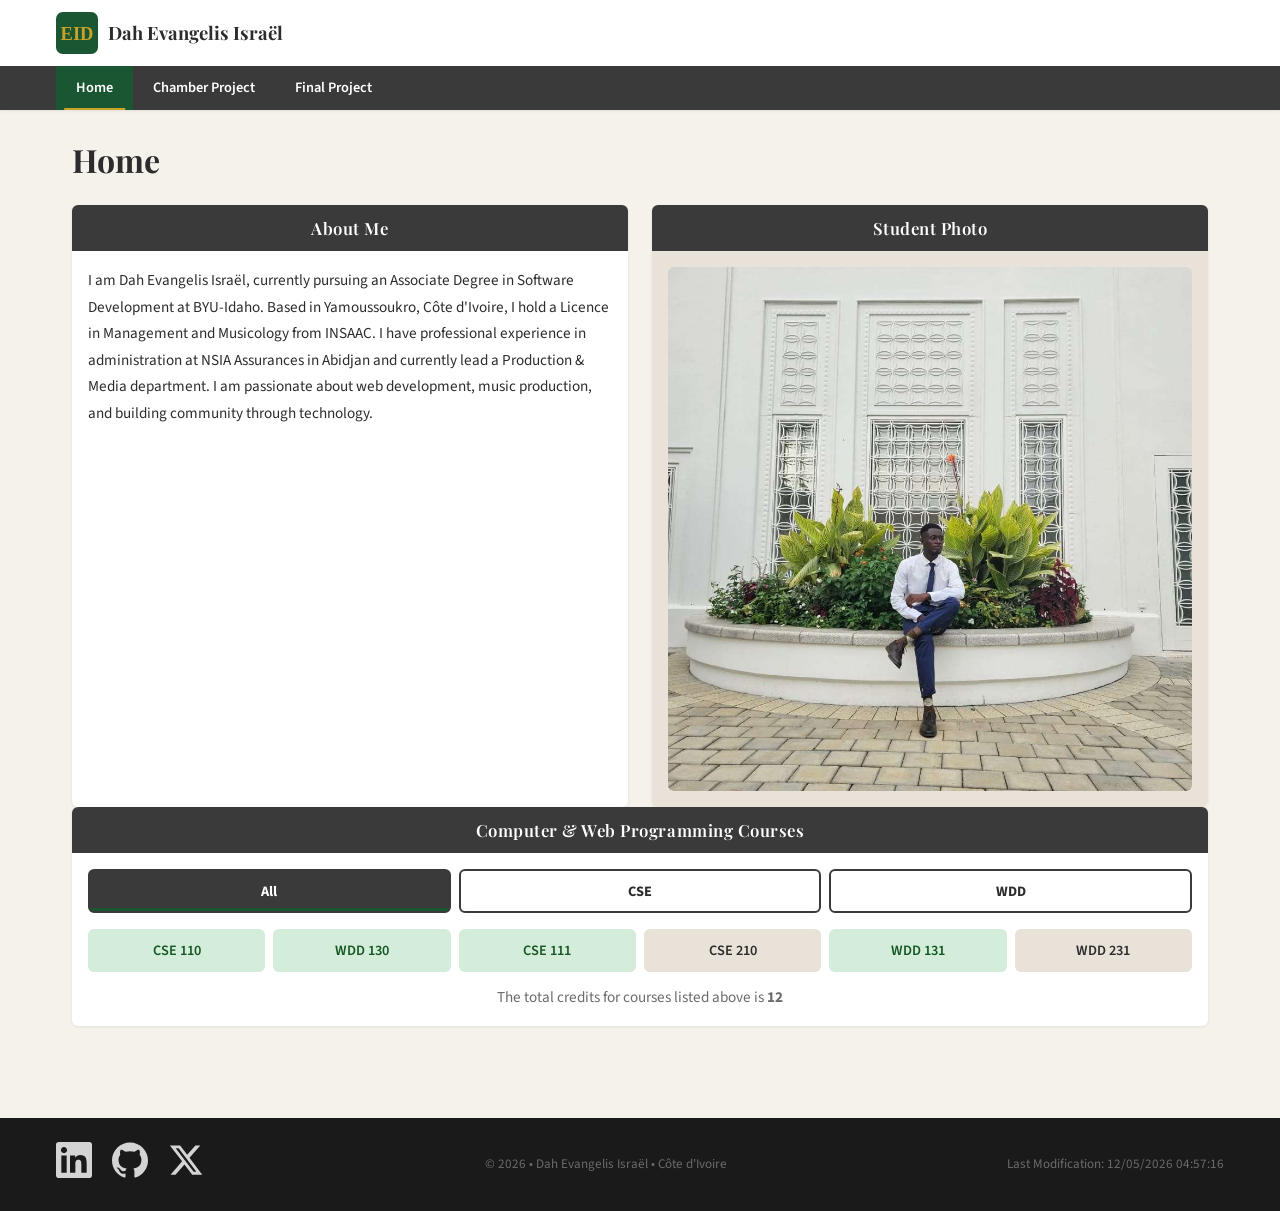
<file: index.html>
<!DOCTYPE html>
<html lang="en">

<head>
    <meta charset="UTF-8">
    <meta name="viewport" content="width=device-width, initial-scale=1.0">
    <meta name="description"
        content="WDD231 - Web Frontend Development course home page for Dah Evangelis Israël, BYU-Idaho">
    <meta name="author" content="Dah Evangelis Israël">
    <meta property="og:title" content="Dah Evangelis Israel home page">
    <meta property="og:description"
        content="This is the home page to learn about the Author, to go to the chamber project and the final project">
    <meta property="og:image" content="images/israeldah.jpg">
    <meta property="og:url" content="https://israeldah.github.io/wdd231/">
    <title>WDD231 | Web Frontend Development - Dah Evangelis Israël</title>
    <link rel="icon" type="image/x-icon" href="/images/favicon.ico">

    <link rel="preconnect" href="https://fonts.googleapis.com">
    <link rel="preconnect" href="https://fonts.gstatic.com" crossorigin>
    <link
        href="https://fonts.googleapis.com/css2?family=Playfair+Display:wght@400;600;700&family=Source+Sans+3:wght@300;400;600;700&display=swap"
        rel="stylesheet">

    <link rel="stylesheet" href="styles/home_base.css">
    <link rel="stylesheet" href="styles/home_large.css">

    <script src="scripts/home.js" defer></script>
</head>

<body>

    <header class="site-header">
        <div class="header-inner">
            <div class="logo-group">
                <svg class="logo-svg" viewBox="0 0 50 50" xmlns="http://www.w3.org/2000/svg" aria-hidden="true">
                    <rect width="50" height="50" rx="8" fill="#1a5632" />
                    <text x="25" y="33" text-anchor="middle" font-size="22" font-weight="bold" fill="#c9a227"
                        font-family="serif">EID</text>
                </svg>
                <span class="site-name">Dah Evangelis Israël</span>
            </div>
            <button class="hamburger" id="hamburgerBtn" aria-label="Toggle navigation menu" aria-expanded="false">
                <span class="hamburger-line"></span>
                <span class="hamburger-line"></span>
                <span class="hamburger-line"></span>
            </button>
        </div>
        <nav class="main-nav" id="mainNav">
            <ul class="nav-list">
                <li><a href="index.html" class="nav-link active">Home</a></li>
                <li><a href="chamber/directory.html" class="nav-link">Chamber Project</a></li>
                <li><a href="final/index.html" class="nav-link">Final Project</a></li>
            </ul>
        </nav>
    </header>

    <main>
        <h1 class="page-title">Home</h1>
        <div class="profile-grid">
            <section class="card about-card">
                <h2 class="card-heading">About Me</h2>
                <div class="card-body">
                    <p>
                        I am Dah Evangelis Israël, currently pursuing an Associate Degree in Software Development
                        at BYU-Idaho. Based in Yamoussoukro, Côte d'Ivoire, I hold a Licence in Management
                        and Musicology from INSAAC. I have professional experience in administration at NSIA
                        Assurances in Abidjan and currently lead a Production &amp; Media department. I am
                        passionate about web development, music production, and building community through
                        technology.
                    </p>
                </div>
            </section>
            <section class="card photo-card">
                <h2 class="card-heading">Student Photo</h2>
                <div class="card-body photo-body">
                    <img src="images/israeldah.jpg" alt="Photo of Dah Evangelis Israël" class="student-photo"
                        loading="lazy" width="300" height="300">
                </div>
            </section>
        </div>

        <section class="card courses-card">
            <h2 class="card-heading">Computer & Web Programming Courses</h2>
            <div class="card-body">
                <div class="filter-buttons">
                    <button class="filter-btn active" data-filter="all">All</button>
                    <button class="filter-btn" data-filter="CSE">CSE</button>
                    <button class="filter-btn" data-filter="WDD">WDD</button>
                </div>
                <div class="courses-list" id="coursesList">
                </div>
                <p class="credits-total" id="creditsTotal">
                    The total credits for courses listed above is <strong id="creditsCount">0</strong>
                </p>
            </div>
        </section>

        <dialog id="course-details"></dialog>
    </main>

    <footer class="site-footer">
        <div class="footer-inner">
            <div class="footer-social">
                <a href="https://www.linkedin.com/in/israeldah99/" target="_blank" rel="noopener noreferrer"
                    aria-label="LinkedIn">
                    <svg viewBox="0 0 24 24" width="36" height="36" fill="currentColor">
                        <path
                            d="M20.447 20.452h-3.554v-5.569c0-1.328-.027-3.037-1.852-3.037-1.853 0-2.136 1.445-2.136 2.939v5.667H9.351V9h3.414v1.561h.046c.477-.9 1.637-1.85 3.37-1.85 3.601 0 4.267 2.37 4.267 5.455v6.286zM5.337 7.433c-1.144 0-2.063-.926-2.063-2.065 0-1.138.92-2.063 2.063-2.063 1.14 0 2.064.925 2.064 2.063 0 1.139-.925 2.065-2.064 2.065zm1.782 13.019H3.555V9h3.564v11.452zM22.225 0H1.771C.792 0 0 .774 0 1.729v20.542C0 23.227.792 24 1.771 24h20.451C23.2 24 24 23.227 24 22.271V1.729C24 .774 23.2 0 22.222 0h.003z" />
                    </svg>
                </a>

                <a href="https://github.com/israeldah" target="_blank" rel="noopener noreferrer" aria-label="GitHub">
                    <svg viewBox="0 0 24 24" width="36" height="36" fill="currentColor">
                        <path
                            d="M12 .297c-6.63 0-12 5.373-12 12 0 5.303 3.438 9.8 8.205 11.385.6.113.82-.258.82-.577 0-.285-.01-1.04-.015-2.04-3.338.724-4.042-1.61-4.042-1.61C4.422 18.07 3.633 17.7 3.633 17.7c-1.087-.744.084-.729.084-.729 1.205.084 1.838 1.236 1.838 1.236 1.07 1.835 2.809 1.305 3.495.998.108-.776.417-1.305.76-1.605-2.665-.3-5.466-1.332-5.466-5.93 0-1.31.465-2.38 1.235-3.22-.135-.303-.54-1.523.105-3.176 0 0 1.005-.322 3.3 1.23.96-.267 1.98-.399 3-.405 1.02.006 2.04.138 3 .405 2.28-1.552 3.285-1.23 3.285-1.23.645 1.653.24 2.873.12 3.176.765.84 1.23 1.91 1.23 3.22 0 4.61-2.805 5.625-5.475 5.92.42.36.81 1.096.81 2.22 0 1.606-.015 2.896-.015 3.286 0 .315.21.69.825.57C20.565 22.092 24 17.592 24 12.297c0-6.627-5.373-12-12-12" />
                    </svg>
                </a>
                <a href="https://x.com/" target="_blank" rel="noopener noreferrer" aria-label="X (Twitter)">
                    <svg viewBox="0 0 24 24" width="36" height="36" fill="currentColor">
                        <path
                            d="M18.244 2.25h3.308l-7.227 8.26 8.502 11.24H16.17l-5.214-6.817L4.99 21.75H1.68l7.73-8.835L1.254 2.25H8.08l4.713 6.231zm-1.161 17.52h1.833L7.084 4.126H5.117z" />
                    </svg>
                </a>
            </div>
            <div class="footer-info">
                <p>&copy; <span id="currentYear"></span> • Dah Evangelis Israël • Côte d'Ivoire</p>
            </div>
            <div class="footer-modified">
                <p>Last Modification: <span id="lastModified"></span></p>
            </div>
        </div>
    </footer>
</body>

</html>
</file>
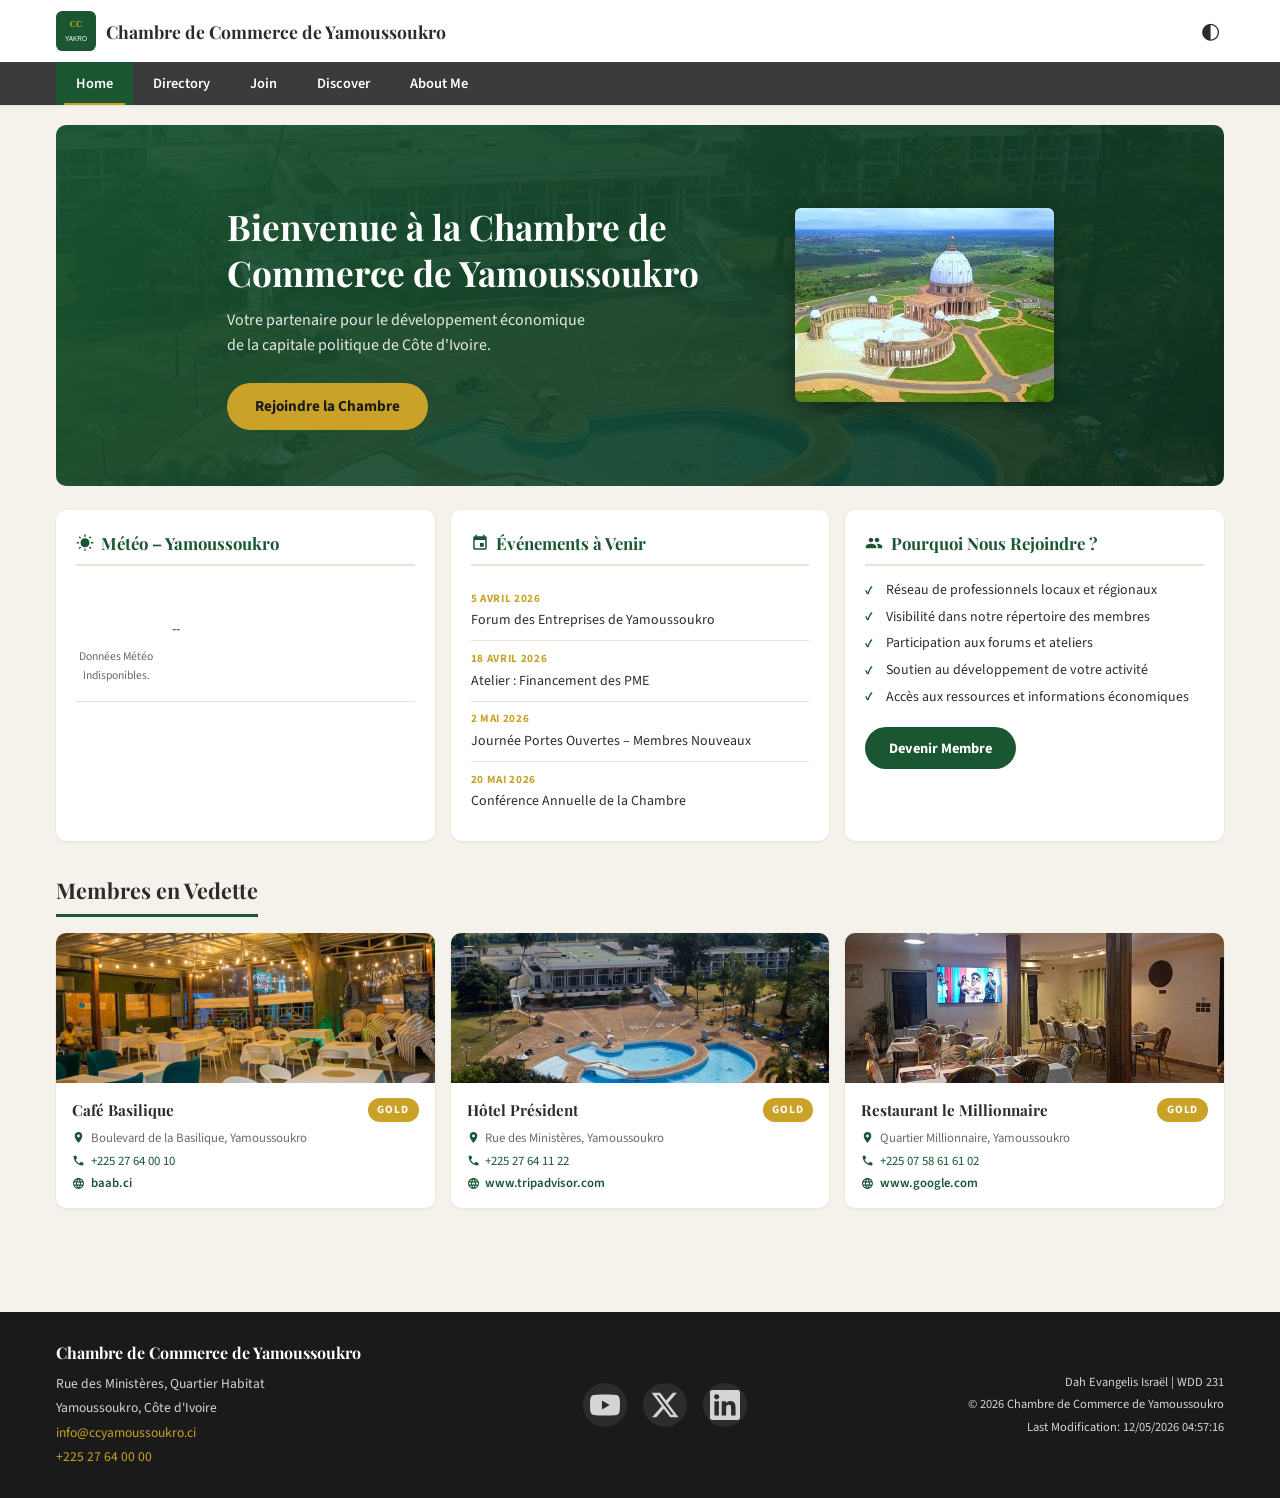
<file: chamber/index.html>
<!DOCTYPE html>
<html lang="fr">

<head>
    <meta charset="UTF-8">
    <meta name="viewport" content="width=device-width, initial-scale=1.0">
    <meta name="description"
        content="Bienvenue à la Chambre de Commerce de Yamoussoukro – votre partenaire pour le développement économique de la capitale politique de Côte d'Ivoire.">
    <meta name="author" content="Dah Evangelis Israël">
    <title>Accueil | Chambre de Commerce de Yamoussoukro</title>

    <link rel="icon" type="image/x-icon" href="images/favicon.ico">

    <meta property="og:title" content="Chambre de Commerce de Yamoussoukro">
    <meta property="og:description"
        content="La Chambre de Commerce de Yamoussoukro – partenaire du développement économique de la capitale politique.">
    <meta property="og:image" content="https://israeldah.github.io/wdd231/chamber/images/hotel-president.webp">
    <meta property="og:url" content="https://israeldah.github.io/wdd231/chamber/index.html">

    <link rel="preconnect" href="https://fonts.googleapis.com">
    <link rel="preconnect" href="https://fonts.gstatic.com" crossorigin>
    <link
        href="https://fonts.googleapis.com/css2?family=Playfair+Display:wght@400;600;700&family=Source+Sans+3:wght@300;400;600;700&display=swap"
        rel="stylesheet">

    <link rel="stylesheet" href="styles/normalize.css">
    <link rel="stylesheet" href="styles/small.css">
    <link rel="stylesheet" href="styles/larger.css">

    <script src="scripts/home.js" defer></script>
</head>

<body>

    <header class="site-header">
        <div class="header-inner">
            <div class="logo-group">
                <svg class="logo-svg" viewBox="0 0 50 50" xmlns="http://www.w3.org/2000/svg" aria-hidden="true">
                    <rect width="50" height="50" rx="8" fill="#1a5632" />
                    <text x="25" y="20" text-anchor="middle" font-size="11" font-weight="bold" fill="#c9a227"
                        font-family="serif">CC</text>
                    <text x="25" y="38" text-anchor="middle" font-size="8" fill="#ffffff"
                        font-family="sans-serif">YAKRO</text>
                </svg>
                <span class="logo-text">Chambre de Commerce de Yamoussoukro</span>
            </div>
            <div class="header-controls">
                <button class="theme-toggle" id="themeToggle" aria-label="Basculer le mode sombre">
                    <span class="theme-icon">◐</span>
                </button>
                <button class="hamburger" id="hamburgerBtn" aria-label="Ouvrir le menu" aria-expanded="false">
                    <span class="hamburger-line"></span>
                    <span class="hamburger-line"></span>
                    <span class="hamburger-line"></span>
                </button>
            </div>
        </div>
        <nav class="main-nav" id="mainNav" aria-label="Navigation principale">
            <ul class="nav-list">
                <li><a href="index.html" class="nav-link active" aria-current="page">Home</a></li>
                <li><a href="directory.html" class="nav-link">Directory</a></li>
                <li><a href="join.html" class="nav-link">Join</a></li>
                <li><a href="discover.html" class="nav-link">Discover</a></li>
                <li><a href="../index.html" class="nav-link">About Me</a></li>
            </ul>
        </nav>
    </header>

    <main>

        <section class="hero" aria-label="Bannière d'accueil">
            <div class="hero-content">
                <h1>Bienvenue à la Chambre de Commerce de Yamoussoukro</h1>
                <p>Votre partenaire pour le développement économique<br>de la capitale politique de Côte d'Ivoire.</p>
                <a href="join.html" class="hero-cta">Rejoindre la Chambre</a>
            </div>
            <figure class="hero-figure">
                <img src="images/basilique-yakro.jpg" alt="Basilique Notre-Dame de la Paix de Yamoussoukro"
                    class="hero-img" width="259" height="194">
            </figure>
        </section>

        <div class="home-grid">

            <!-- Weather -->
            <section class="home-card weather-card" aria-label="Météo actuelle à Yamoussoukro">
                <h2>
                    <svg viewBox="0 0 24 24" width="18" height="18" fill="currentColor" aria-hidden="true">
                        <path
                            d="M6.76 4.84l-1.8-1.79-1.41 1.41 1.79 1.79zM4 10.5H1v2h3zm9-9.95h-2V3.5h2zm7.45 3.91l-1.41-1.41-1.79 1.79 1.41 1.41zm-3.21 13.7l1.79 1.8 1.41-1.41-1.8-1.79zM20 10.5v2h3v-2zm-8-5c-3.31 0-6 2.69-6 6s2.69 6 6 6 6-2.69 6-6-2.69-6-6-6zm-1 16.95h2V19.5h-2zm-7.45-3.91l1.41 1.41 1.79-1.8-1.41-1.41z" />
                    </svg>
                    Météo – Yamoussoukro
                </h2>
                <!-- Current conditions -->
                <div class="weather-body">
                    <figure class="weather-figure">
                        <img id="weather-icon" src="[data-uri]" alt="Icône météo actuelle" width="64" height="64">
                        <figcaption id="weather-desc">Chargement…</figcaption>
                    </figure>
                    <div class="weather-details">
                        <p class="weather-temp" id="weather-temp">--</p>
                        <p id="weather-humidity"></p>
                        <p id="weather-wind"></p>
                    </div>
                </div>
                <section class="weather-forecast" id="weatherForecast" aria-label="Prévisions sur 3 jours">
                </section>
            </section>

            <!-- Events -->
            <section class="home-card events-card" aria-label="Événements à venir">
                <h2>
                    <svg viewBox="0 0 24 24" width="18" height="18" fill="currentColor" aria-hidden="true">
                        <path
                            d="M17 12h-5v5h5v-5zM16 1v2H8V1H6v2H5c-1.11 0-1.99.9-1.99 2L3 19c0 1.1.89 2 2 2h14c1.1 0 2-.9 2-2V5c0-1.1-.9-2-2-2h-1V1h-2zm3 18H5V8h14v11z" />
                    </svg>
                    Événements à Venir
                </h2>
                <ul class="events-list">
                    <li>
                        <time datetime="2026-04-05">5 Avril 2026</time>
                        <span>Forum des Entreprises de Yamoussoukro</span>
                    </li>
                    <li>
                        <time datetime="2026-04-18">18 Avril 2026</time>
                        <span>Atelier : Financement des PME</span>
                    </li>
                    <li>
                        <time datetime="2026-05-02">2 Mai 2026</time>
                        <span>Journée Portes Ouvertes – Membres Nouveaux</span>
                    </li>
                    <li>
                        <time datetime="2026-05-20">20 Mai 2026</time>
                        <span>Conférence Annuelle de la Chambre</span>
                    </li>
                </ul>
            </section>

            <!-- Join CTA -->
            <section class="home-card cta-card" aria-label="Pourquoi rejoindre la chambre">
                <h2>
                    <svg viewBox="0 0 24 24" width="18" height="18" fill="currentColor" aria-hidden="true">
                        <path
                            d="M16 11c1.66 0 2.99-1.34 2.99-3S17.66 5 16 5c-1.66 0-3 1.34-3 3s1.34 3 3 3zm-8 0c1.66 0 2.99-1.34 2.99-3S9.66 5 8 5C6.34 5 5 6.34 5 8s1.34 3 3 3zm0 2c-2.33 0-7 1.17-7 3.5V19h14v-2.5c0-2.33-4.67-3.5-7-3.5zm8 0c-.29 0-.62.02-.97.05 1.16.84 1.97 1.97 1.97 3.45V19h6v-2.5c0-2.33-4.67-3.5-7-3.5z" />
                    </svg>
                    Pourquoi Nous Rejoindre ?
                </h2>
                <ul class="cta-list">
                    <li>Réseau de professionnels locaux et régionaux</li>
                    <li>Visibilité dans notre répertoire des membres</li>
                    <li>Participation aux forums et ateliers</li>
                    <li>Soutien au développement de votre activité</li>
                    <li>Accès aux ressources et informations économiques</li>
                </ul>
                <a href="join.html" class="cta-btn">Devenir Membre</a>
            </section>

        </div>

        <section class="spotlights-section" aria-label="Membres en vedette">
            <h2 class="section-title">Membres en Vedette</h2>
            <div class="spotlights-grid" id="spotlightsGrid" aria-live="polite">

            </div>
        </section>

    </main>

    <footer class="site-footer">
        <div class="footer-inner">
            <div class="footer-contact">
                <p class="footer-title">Chambre de Commerce de Yamoussoukro</p>
                <address>
                    Rue des Ministères, Quartier Habitat<br>
                    Yamoussoukro, Côte d'Ivoire<br>
                    <a href="mailto:info@ccyamoussoukro.ci">info@ccyamoussoukro.ci</a><br>
                    <a href="tel:+22527640000">+225 27 64 00 00</a>
                </address>
            </div>
            <div class="footer-social">
                <a href="#" aria-label="YouTube">
                    <svg viewBox="0 0 24 24" width="30" height="30" fill="currentColor">
                        <path
                            d="M23.498 6.186a3.016 3.016 0 0 0-2.122-2.136C19.505 3.546 12 3.546 12 3.546s-7.505 0-9.377.504A3.017 3.017 0 0 0 .502 6.186C0 8.07 0 12 0 12s0 3.93.502 5.814a3.016 3.016 0 0 0 2.122 2.136c1.871.504 9.376.504 9.376.504s7.505 0 9.377-.504a3.015 3.015 0 0 0 2.122-2.136C24 15.93 24 12 24 12s0-3.93-.502-5.814zM9.545 15.568V8.432L15.818 12l-6.273 3.568z" />
                    </svg>
                </a>
                <a href="#" aria-label="Twitter / X">
                    <svg viewBox="0 0 24 24" width="30" height="30" fill="currentColor">
                        <path
                            d="M18.244 2.25h3.308l-7.227 8.26 8.502 11.24H16.17l-5.214-6.817L4.99 21.75H1.68l7.73-8.835L1.254 2.25H8.08l4.713 6.231zm-1.161 17.52h1.833L7.084 4.126H5.117z" />
                    </svg>
                </a>
                <a href="#" aria-label="LinkedIn">
                    <svg viewBox="0 0 24 24" width="30" height="30" fill="currentColor">
                        <path
                            d="M20.447 20.452h-3.554v-5.569c0-1.328-.027-3.037-1.852-3.037-1.853 0-2.136 1.445-2.136 2.939v5.667H9.351V9h3.414v1.561h.046c.477-.9 1.637-1.85 3.37-1.85 3.601 0 4.267 2.37 4.267 5.455v6.286zM5.337 7.433c-1.144 0-2.063-.926-2.063-2.065 0-1.138.92-2.063 2.063-2.063 1.14 0 2.064.925 2.064 2.063 0 1.139-.925 2.065-2.064 2.065zm1.782 13.019H3.555V9h3.564v11.452zM22.225 0H1.771C.792 0 0 .774 0 1.729v20.542C0 23.227.792 24 1.771 24h20.451C23.2 24 24 23.227 24 22.271V1.729C24 .774 23.2 0 22.222 0h.003z" />
                    </svg>
                </a>
            </div>
            <div class="footer-meta">
                <p>Dah Evangelis Israël | WDD 231</p>
                <p>&copy; <span id="currentYear"></span> Chambre de Commerce de Yamoussoukro</p>
                <p>Last Modification: <span id="lastModified"></span></p>
            </div>
        </div>
    </footer>

</body>

</html>
</file>
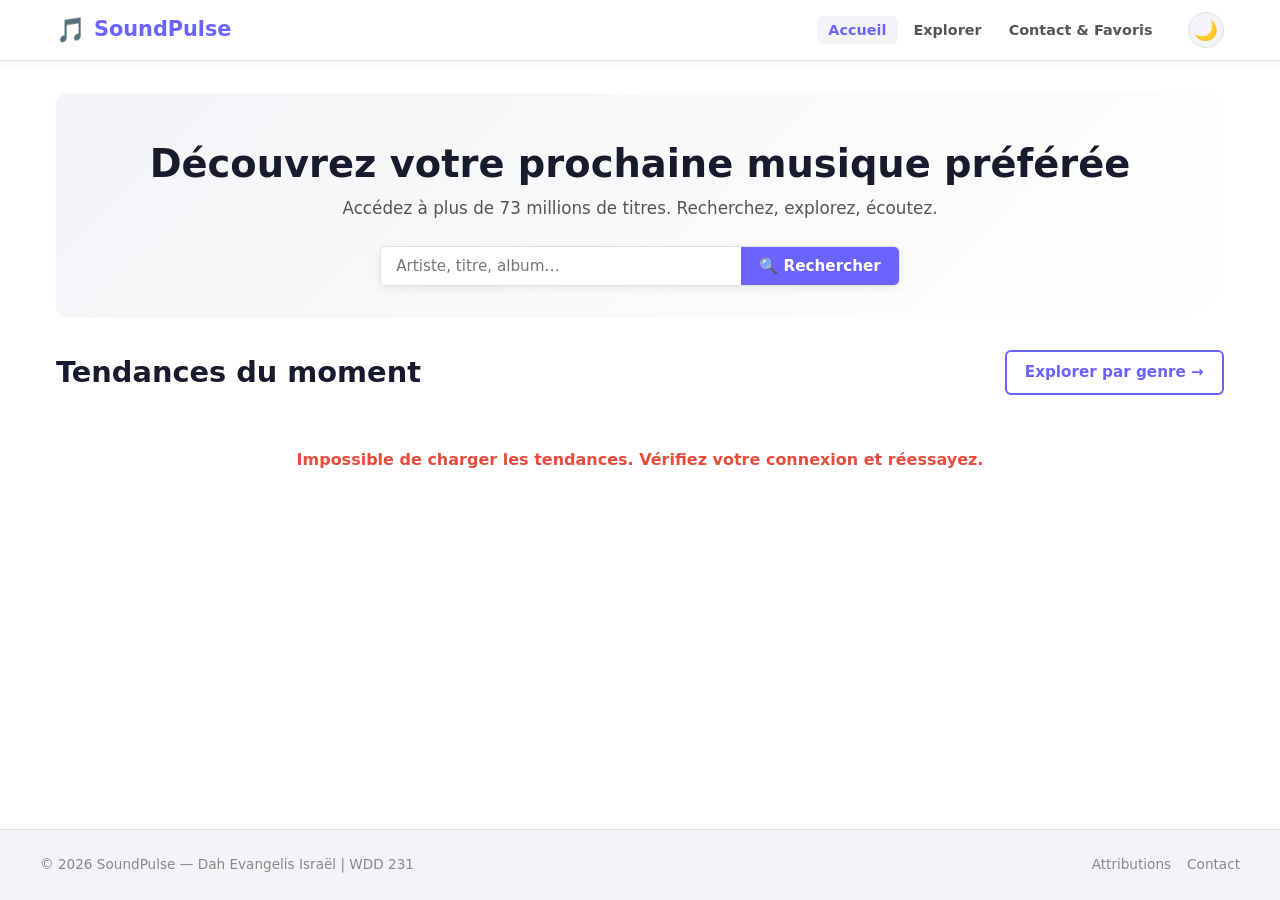
<file: Final Project/index.html>
<!DOCTYPE html>
<html lang="fr">
<head>
  <meta charset="UTF-8">
  <meta name="viewport" content="width=device-width, initial-scale=1.0">
  <meta name="description" content="SoundPulse — Découvrez la musique du monde entier. Recherchez des artistes, explorez les tendances et sauvegardez vos morceaux favoris.">
  <meta name="author" content="Dah Evangelis Israël">
  <title>SoundPulse — Découverte Musicale</title>
  <link rel="icon" href="favicon.ico" type="image/x-icon">
  <link rel="stylesheet" href="styles/base.css">
  <link rel="stylesheet" href="styles/layout.css">
  <link rel="stylesheet" href="styles/theme.css">
</head>
<body>

  <!-- Skip to main content (accessibility) -->
  <a href="#main-content" class="skip-link">Aller au contenu principal</a>

  <!-- ── Header ──────────────────────────────────────────────────────────── -->
  <header class="site-header">
    <div class="header-inner">
      <a href="index.html" class="site-logo" aria-label="SoundPulse — Accueil">
        <span class="logo-icon" aria-hidden="true">🎵</span>
        SoundPulse
      </a>

      <nav class="site-nav" aria-label="Navigation principale">
        <button id="nav-toggle" aria-expanded="false" aria-controls="nav-menu" aria-label="Ouvrir le menu">
          <span></span><span></span><span></span>
        </button>
        <ul id="nav-menu" role="list">
          <li><a href="index.html">Accueil</a></li>
          <li><a href="explore.html">Explorer</a></li>
          <li><a href="contact.html">Contact &amp; Favoris</a></li>
        </ul>
      </nav>

      <div class="header-actions">
        <button id="theme-toggle" aria-label="Activer le mode sombre" title="Changer de thème">🌙</button>
      </div>
    </div>
  </header>

  <!-- ── Main ────────────────────────────────────────────────────────────── -->
  <main id="main-content">

    <!-- Hero / Search -->
    <section class="hero-section" aria-labelledby="hero-title">
      <h1 id="hero-title">Découvrez votre prochaine musique préférée</h1>
      <p class="hero-subtitle">Accédez à plus de 73 millions de titres. Recherchez, explorez, écoutez.</p>

      <form id="search-form" class="search-form" role="search" aria-label="Rechercher des artistes ou morceaux">
        <label for="search-input" class="visually-hidden">Rechercher</label>
        <input
          type="search"
          id="search-input"
          name="q"
          placeholder="Artiste, titre, album…"
          autocomplete="off"
          aria-label="Rechercher un artiste ou un morceau">
        <button type="submit" aria-label="Lancer la recherche">🔍 Rechercher</button>
      </form>
    </section>

    <!-- Charts section -->
    <section aria-labelledby="section-title">
      <div class="section-header">
        <h2 id="section-title">Tendances du moment</h2>
        <a href="explore.html" class="btn btn-outline">Explorer par genre →</a>
      </div>

      <div id="charts-grid" class="tracks-grid" aria-live="polite" aria-label="Liste des morceaux">
        <!-- Populated by main.js -->
      </div>
    </section>

  </main>

  <!-- ── Modal ───────────────────────────────────────────────────────────── -->
  <div id="track-modal" hidden aria-modal="true"></div>

  <!-- ── Footer ──────────────────────────────────────────────────────────── -->
  <footer class="site-footer">
    <div class="footer-inner">
      <p>&copy; <span id="footer-year"></span> SoundPulse — Dah Evangelis Israël | WDD 231</p>
      <nav class="footer-links" aria-label="Liens du pied de page">
        <a href="attributions.html">Attributions</a>
        <a href="contact.html">Contact</a>
      </nav>
    </div>
  </footer>

  <script type="module" src="scripts/main.js"></script>
</body>
</html>
</file>
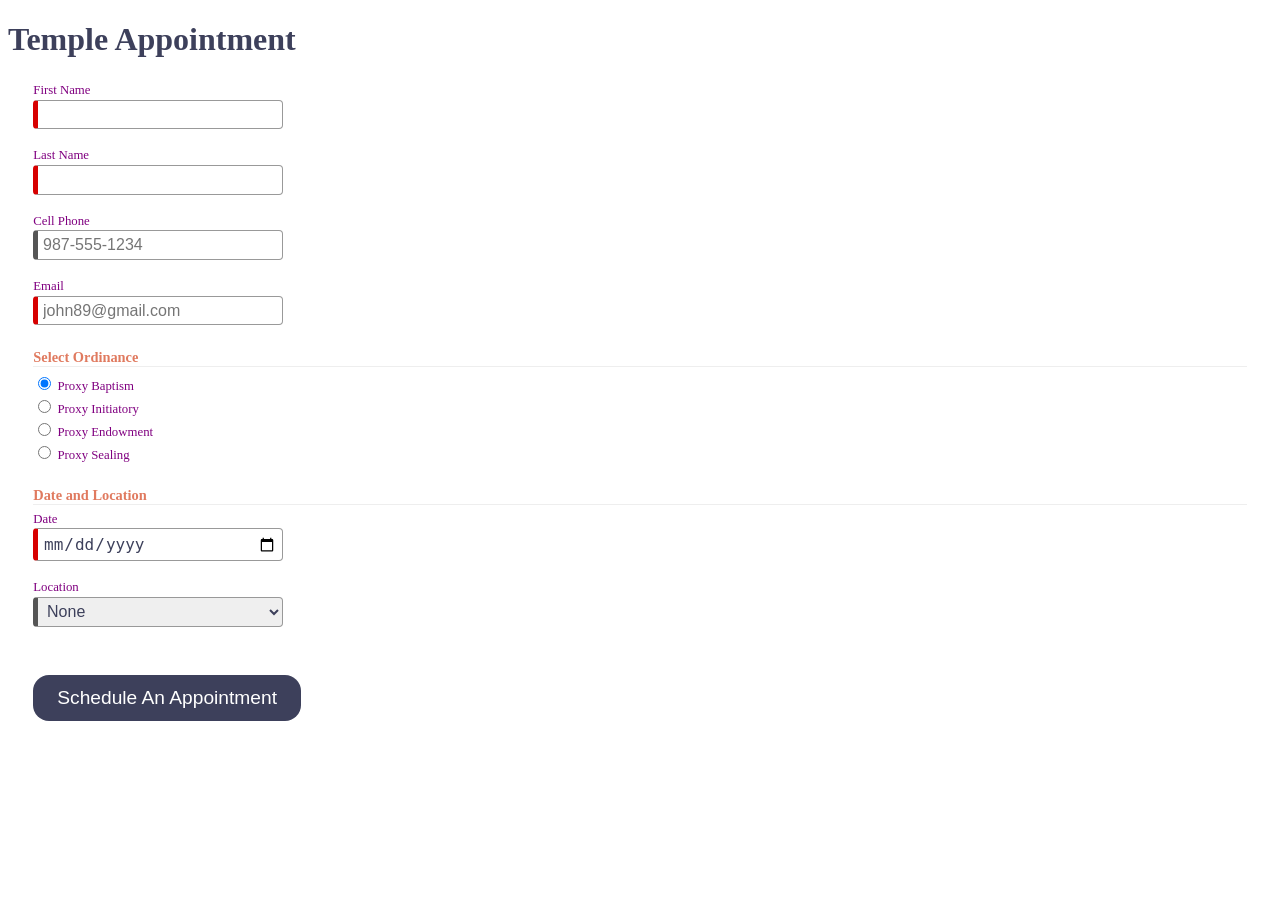
<file: startHere/index.html>
<!DOCTYPE html>
<html lang="en">

<head>
  <meta charset="UTF-8">
  <meta name="viewport" content="width=device-width, initial-scale=1.0">
  <meta name="description" content="Web Lab Start File">
  <meta name="author" content="Paul Cheney">

  <link rel="stylesheet" href="styles/small.css">
  <link rel="stylesheet" href="styles/large.css">

  <title>Web Lab Start File</title>
</head>

<body>

  <main>
    <h1>Temple Appointment</h1>

    <form method="GET" action="thanks.html" class="designOne">
      <label>First Name <input type="text" name="first" required autocomplete="given-name" title="Your First Name"></label>
        <label>Last Name <input type="text" name="last" required autocomplete="family-name" title="Your Last Name"></label>
        <label>Cell Phone <input type="tel" name="phone"  autocomplete="tel" title="A Phone Number with dashes" placeholder="987-555-1234" ></label>
        <label>Email <input type="email" name="email" required placeholder="john89@gmail.com"  title="Your Email" autocomplete="email"></label>
  

        <h3>Select Ordinance</h3>
        <label><input type="radio" name="ordinance" value="Baptism" checked> Proxy Baptism</label>
        <label><input type="radio" name="ordinance" value="Initiatory"> Proxy Initiatory</label>
        <label><input type="radio" name="ordinance" value="Endowment"> Proxy Endowment</label>
        <label><input type="radio" name="ordinance" value="Sealing"> Proxy Sealing</label>

        
        <h3>Date and Location</h3>
        <label>Date <input type="date" name="date" required></label>

        <label>Location
          <select name="location" required>
            <option value="">None</option>
            <option value="Payson">Payson</option>
            <option value="Orem">Orem</option>
            <option value="Provo City Center">Provo City Center</option>
        </label>

        <input type="submit" value="Schedule An Appointment">
    </form>

    
  </main>

</body>
</html>
</file>
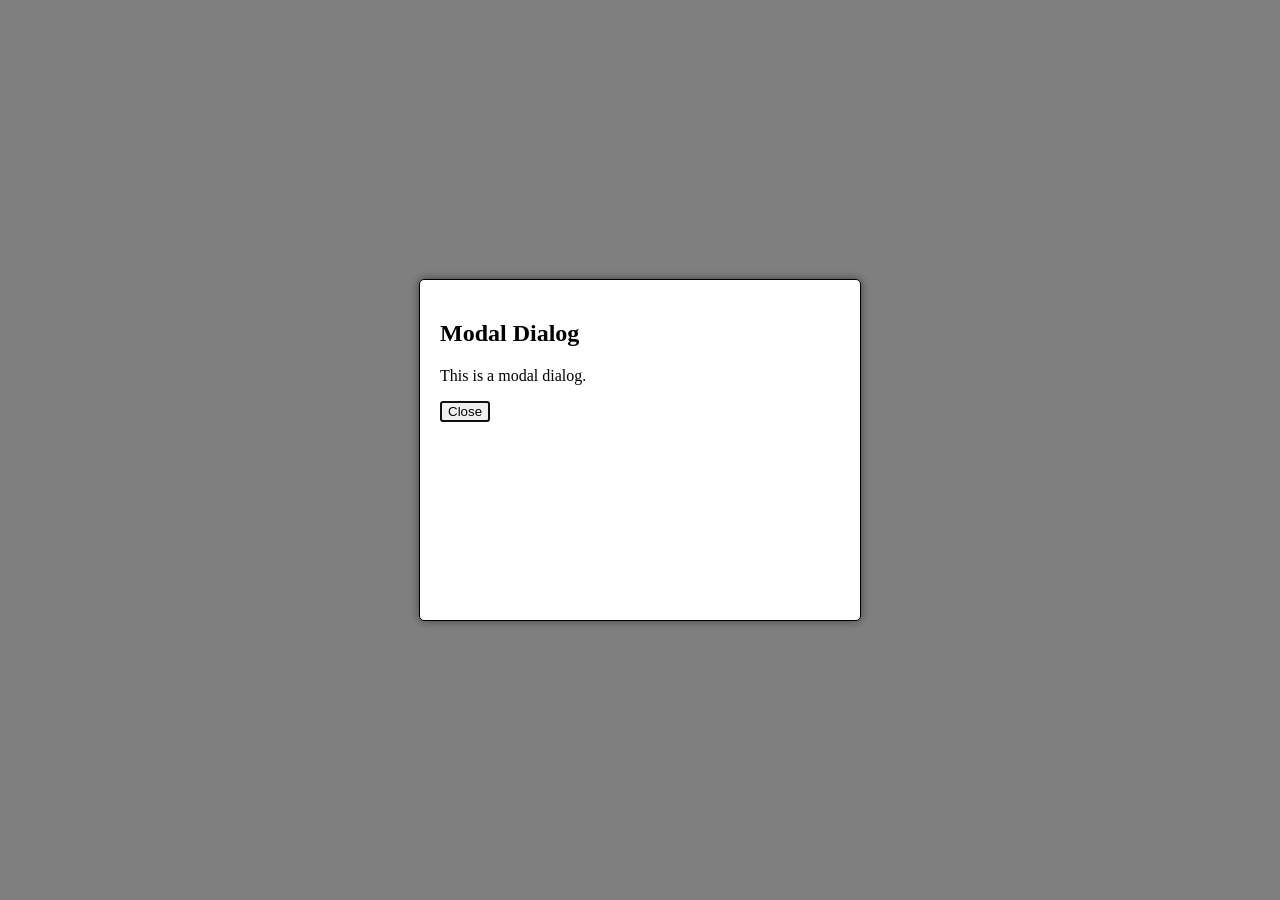
<file: test.html>
<!DOCTYPE html>
<html lang="en">

<head>
    <meta charset="UTF-8">
    <meta name="viewport" content="width=device-width, initial-scale=1.0">
    <title>Document</title>
    <link rel="stylesheet" href="test.css">
    <script src="test.js" defer></script>
</head>

<body>
    <dialog id="myModal">
        <h2>Modal Dialog</h2>
        <p>This is a modal dialog.</p>
        <button id="closeModal">Close</button>
    </dialog>
</body>

</html>
</file>
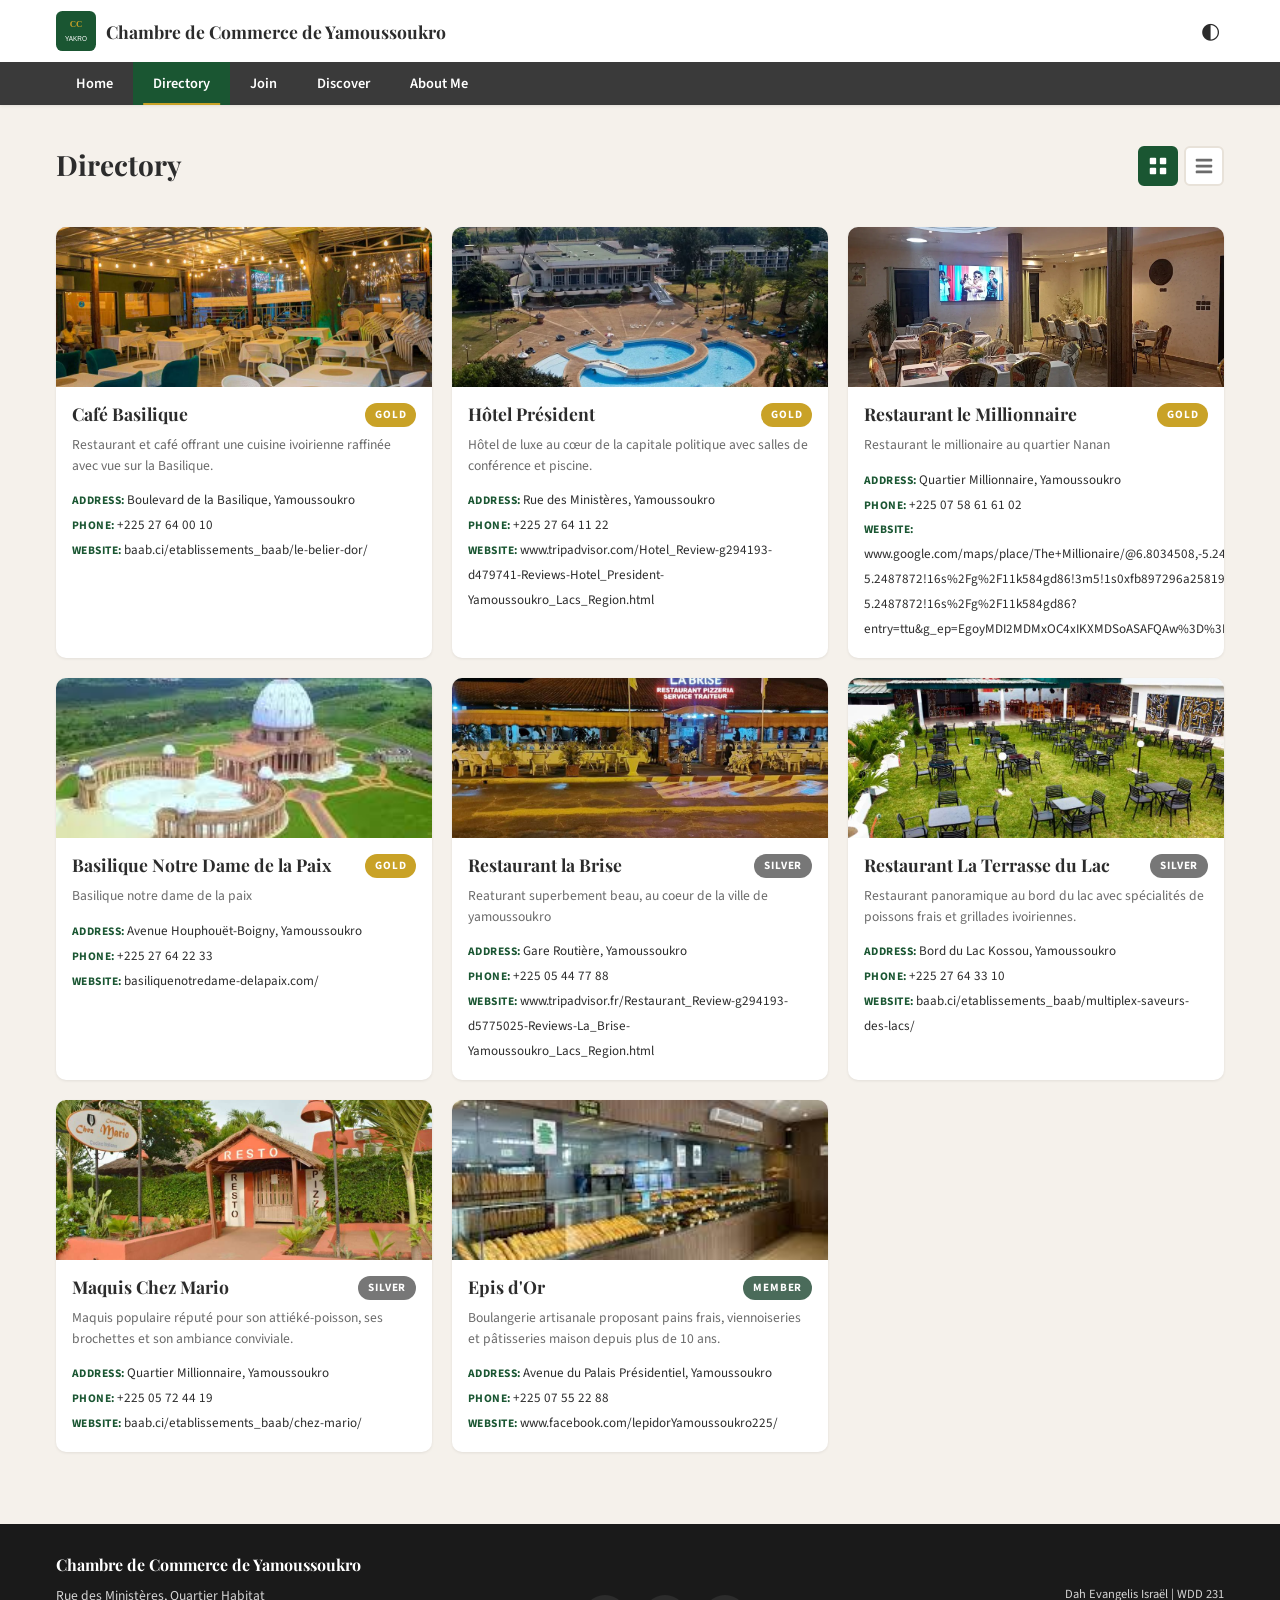
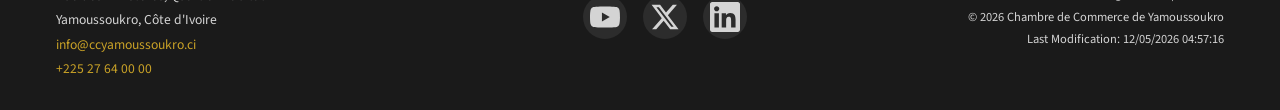
<file: chamber/directory.html>
<!DOCTYPE html>
<html lang="fr">

<head>
    <meta charset="UTF-8">
    <meta name="viewport" content="width=device-width, initial-scale=1.0">
    <meta name="description"
        content="Répertoire des entreprises membres de la Chambre de Commerce de Yamoussoukro, Côte d'Ivoire">
    <meta name="author" content="Dah Evangelis Israël">
    <title>Directory | Chambre de Commerce de Yamoussoukro</title>

    <link rel="icon" type="image/x-icon" href="images/favicon.ico">
    <meta property="og:title" content="Chambre de Commerce de Yamoussoukro">
    <meta property="og:description"
        content="Répertoire des entreprises et organisations membres de la Chambre de Commerce de Yamoussoukro">
    <meta property="og:image" content="images/chamber-social.webp">
    <meta property="og:url" content="https://israeldah.github.io/wdd231/chamber/directory.html">

    <!-- Google Fonts -->
    <link rel="preconnect" href="https://fonts.googleapis.com">
    <link rel="preconnect" href="https://fonts.gstatic.com" crossorigin>
    <link
        href="https://fonts.googleapis.com/css2?family=Playfair+Display:wght@400;600;700&family=Source+Sans+3:wght@300;400;600;700&display=swap"
        rel="stylesheet">

    <!-- CSS -->
    <link rel="stylesheet" href="styles/normalize.css">
    <link rel="stylesheet" href="styles/small.css">
    <link rel="stylesheet" href="styles/larger.css">

    <!-- JS -->
    <script src="scripts/directory.js" defer></script>

</head>

<body>
    <!-- ========== HEADER ========== -->
    <header class="site-header">
        <div class="header-inner">
            <div class="logo-group">
                <svg class="logo-svg" viewBox="0 0 50 50" xmlns="http://www.w3.org/2000/svg" aria-hidden="true">
                    <rect width="50" height="50" rx="8" fill="#1a5632" />
                    <text x="25" y="20" text-anchor="middle" font-size="11" font-weight="bold" fill="#c9a227"
                        font-family="serif">CC</text>
                    <text x="25" y="38" text-anchor="middle" font-size="8" fill="#ffffff"
                        font-family="sans-serif">YAKRO</text>
                </svg>
                <span class="logo-text">Chambre de Commerce de Yamoussoukro</span>
            </div>
            <div class="header-controls">
                <button class="theme-toggle" id="themeToggle" aria-label="Basculer le mode sombre">
                    <span class="theme-icon">◐</span>
                </button>
                <button class="hamburger" id="hamburgerBtn" aria-label="Ouvrir le menu" aria-expanded="false">
                    <span class="hamburger-line"></span>
                    <span class="hamburger-line"></span>
                    <span class="hamburger-line"></span>
                </button>
            </div>
        </div>
        <nav class="main-nav" id="mainNav" aria-label="Navigation principale">
            <ul class="nav-list">
                <li><a href="index.html" class="nav-link">Home</a></li>
                <li><a href="directory.html" class="nav-link active" aria-current="page">Directory</a></li>
                <li><a href="join.html" class="nav-link">Join</a></li>
                <li><a href="discover.html" class="nav-link">Discover</a></li>
                <li><a href="../index.html" class="nav-link">About Me</a></li>
            </ul>
        </nav>
    </header>

    <!-- ========== MAIN ========== -->
    <main>
        <div class="directory-header">
            <h1 class="page-title">Directory</h1>
            <div class="view-toggle">
                <button class="toggle-btn active" id="gridViewBtn" aria-label="Grid view" aria-pressed="true">
                    <svg viewBox="0 0 24 24" width="22" height="22" fill="currentColor" aria-hidden="true">
                        <rect x="3" y="3" width="7" height="7" rx="1" />
                        <rect x="14" y="3" width="7" height="7" rx="1" />
                        <rect x="3" y="14" width="7" height="7" rx="1" />
                        <rect x="14" y="14" width="7" height="7" rx="1" />
                    </svg>
                </button>
                <button class="toggle-btn" id="listViewBtn" aria-label="List view" aria-pressed="false">
                    <svg viewBox="0 0 24 24" width="22" height="22" fill="currentColor" aria-hidden="true">
                        <rect x="3" y="4" width="18" height="3" rx="1" />
                        <rect x="3" y="10.5" width="18" height="3" rx="1" />
                        <rect x="3" y="17" width="18" height="3" rx="1" />
                    </svg>
                </button>
            </div>
        </div>

        <div class="members-container" id="membersContainer" aria-live="polite" aria-label="Liste des membres">
            <!-- Populated dynamically by directory.js -->
        </div>
    </main>

    <!-- ========== FOOTER ========== -->
    <footer class="site-footer">
        <div class="footer-inner">
            <div class="footer-contact">
                <p class="footer-title">Chambre de Commerce de Yamoussoukro</p>
                <address>
                    Rue des Ministères, Quartier Habitat<br>
                    Yamoussoukro, Côte d'Ivoire<br>
                    <a href="mailto:info@ccyamoussoukro.ci">info@ccyamoussoukro.ci</a><br>
                    <a href="tel:+22527640000">+225 27 64 00 00</a>
                </address>
            </div>
            <div class="footer-social">
                <a href="#" aria-label="YouTube">
                    <svg viewBox="0 0 24 24" width="30" height="30" fill="currentColor">
                        <path
                            d="M23.498 6.186a3.016 3.016 0 0 0-2.122-2.136C19.505 3.546 12 3.546 12 3.546s-7.505 0-9.377.504A3.017 3.017 0 0 0 .502 6.186C0 8.07 0 12 0 12s0 3.93.502 5.814a3.016 3.016 0 0 0 2.122 2.136c1.871.504 9.376.504 9.376.504s7.505 0 9.377-.504a3.015 3.015 0 0 0 2.122-2.136C24 15.93 24 12 24 12s0-3.93-.502-5.814zM9.545 15.568V8.432L15.818 12l-6.273 3.568z" />
                    </svg>
                </a>
                <a href="#" aria-label="Twitter / X">
                    <svg viewBox="0 0 24 24" width="30" height="30" fill="currentColor">
                        <path
                            d="M18.244 2.25h3.308l-7.227 8.26 8.502 11.24H16.17l-5.214-6.817L4.99 21.75H1.68l7.73-8.835L1.254 2.25H8.08l4.713 6.231zm-1.161 17.52h1.833L7.084 4.126H5.117z" />
                    </svg>
                </a>
                <a href="#" aria-label="LinkedIn">
                    <svg viewBox="0 0 24 24" width="30" height="30" fill="currentColor">
                        <path
                            d="M20.447 20.452h-3.554v-5.569c0-1.328-.027-3.037-1.852-3.037-1.853 0-2.136 1.445-2.136 2.939v5.667H9.351V9h3.414v1.561h.046c.477-.9 1.637-1.85 3.37-1.85 3.601 0 4.267 2.37 4.267 5.455v6.286zM5.337 7.433c-1.144 0-2.063-.926-2.063-2.065 0-1.138.92-2.063 2.063-2.063 1.14 0 2.064.925 2.064 2.063 0 1.139-.925 2.065-2.064 2.065zm1.782 13.019H3.555V9h3.564v11.452zM22.225 0H1.771C.792 0 0 .774 0 1.729v20.542C0 23.227.792 24 1.771 24h20.451C23.2 24 24 23.227 24 22.271V1.729C24 .774 23.2 0 22.222 0h.003z" />
                    </svg>
                </a>
            </div>
            <div class="footer-meta">
                <p>Dah Evangelis Israël | WDD 231</p>
                <p>&copy; <span id="currentYear"></span> Chambre de Commerce de Yamoussoukro</p>
                <p>Last Modification: <span id="lastModified"></span></p>
            </div>
        </div>
    </footer>
</body>

</html>
</file>
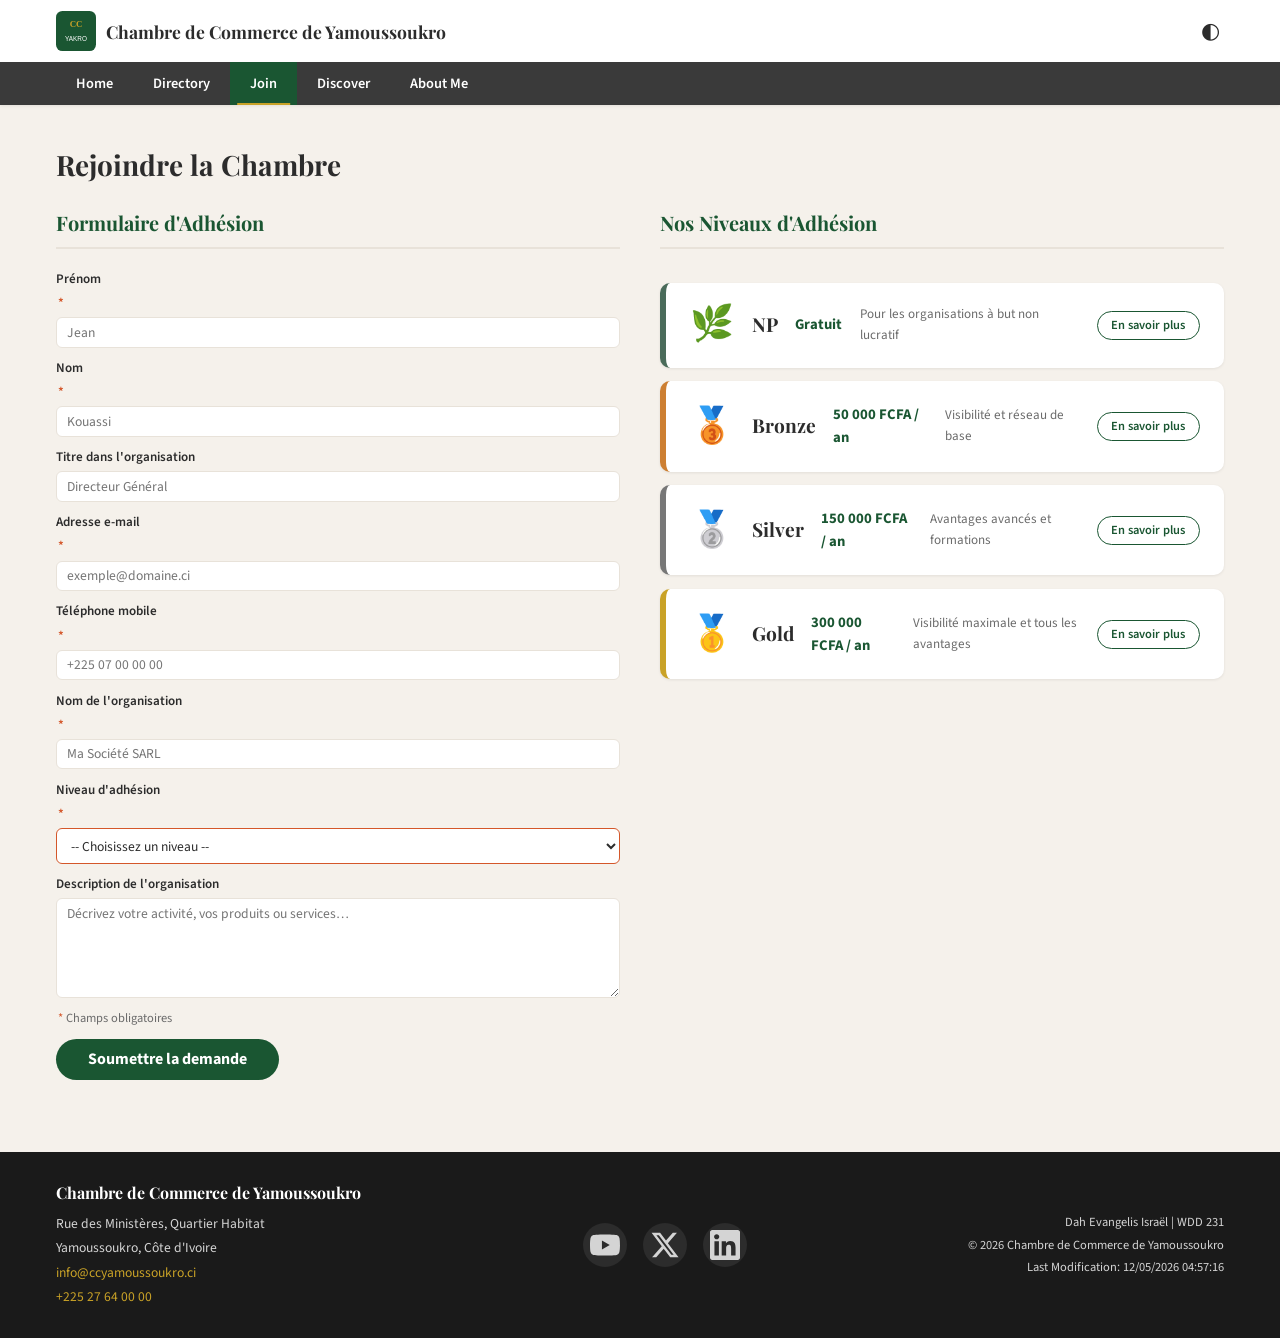
<file: chamber/join.html>
<!DOCTYPE html>
<html lang="fr">

<head>
    <meta charset="UTF-8">
    <meta name="viewport" content="width=device-width, initial-scale=1.0">
    <meta name="description"
        content="Rejoignez la Chambre de Commerce de Yamoussoukro – choisissez votre niveau d'adhésion.">
    <meta name="author" content="Dah Evangelis Israël">
    <title>Join and and the chamber name</title>

    <link rel="icon" type="image/x-icon" href="images/favicon.ico">

    <meta property="og:title" content="Rejoindre la Chambre de Commerce de Yamoussoukro">
    <meta property="og:description" content="Devenez membre de la Chambre de Commerce de Yamoussoukro.">
    <meta property="og:image" content="https://israeldah.github.io/wdd231/chamber/images/hotel-president.webp">
    <meta property="og:url" content="https://israeldah.github.io/wdd231/chamber/join.html">

    <link rel="preconnect" href="https://fonts.googleapis.com">
    <link rel="preconnect" href="https://fonts.gstatic.com" crossorigin>
    <link
        href="https://fonts.googleapis.com/css2?family=Playfair+Display:wght@400;600;700&family=Source+Sans+3:wght@300;400;600;700&display=swap"
        rel="stylesheet">

    <link rel="stylesheet" href="styles/normalize.css">
    <link rel="stylesheet" href="styles/small.css">
    <link rel="stylesheet" href="styles/larger.css">

    <script src="scripts/join.js" defer></script>
</head>

<body>

    <!-- ========== HEADER ========== -->
    <header class="site-header">
        <div class="header-inner">
            <div class="logo-group">
                <svg class="logo-svg" viewBox="0 0 50 50" xmlns="http://www.w3.org/2000/svg" aria-hidden="true">
                    <rect width="50" height="50" rx="8" fill="#1a5632" />
                    <text x="25" y="20" text-anchor="middle" font-size="11" font-weight="bold" fill="#c9a227"
                        font-family="serif">CC</text>
                    <text x="25" y="38" text-anchor="middle" font-size="8" fill="#ffffff"
                        font-family="sans-serif">YAKRO</text>
                </svg>
                <span class="logo-text">Chambre de Commerce de Yamoussoukro</span>
            </div>
            <div class="header-controls">
                <button class="theme-toggle" id="themeToggle" aria-label="Basculer le mode sombre">
                    <span class="theme-icon">◐</span>
                </button>
                <button class="hamburger" id="hamburgerBtn" aria-label="Ouvrir le menu" aria-expanded="false">
                    <span class="hamburger-line"></span>
                    <span class="hamburger-line"></span>
                    <span class="hamburger-line"></span>
                </button>
            </div>
        </div>
        <nav class="main-nav" id="mainNav" aria-label="Navigation principale">
            <ul class="nav-list">
                <li><a href="index.html" class="nav-link">Home</a></li>
                <li><a href="directory.html" class="nav-link">Directory</a></li>
                <li><a href="join.html" class="nav-link active" aria-current="page">Join</a></li>
                <li><a href="discover.html" class="nav-link">Discover</a></li>
                <li><a href="../index.html" class="nav-link">About Me</a></li>
            </ul>
        </nav>
    </header>

    <!-- ========== MAIN ========== -->
    <main>
        <h1 class="page-title">Rejoindre la Chambre</h1>

        <div class="join-layout">

            <!-- ── APPLICATION FORM ── -->
            <section class="join-form-section" aria-label="Formulaire d'adhésion">
                <h2>Formulaire d'Adhésion</h2>
                <form method="get" action="thankyou.html" class="join-form" novalidate>

                    <label for="fname">
                        Prénom <span class="required-star" aria-hidden="true">*</span>
                        <input type="text" id="fname" name="fname" required
                            autocomplete="given-name"
                            title="Entrez votre prénom"
                            placeholder="Jean">
                    </label>

                    <label for="lname">
                        Nom <span class="required-star" aria-hidden="true">*</span>
                        <input type="text" id="lname" name="lname" required
                            autocomplete="family-name"
                            title="Entrez votre nom de famille"
                            placeholder="Kouassi">
                    </label>

                    <label for="org-title">
                        Titre dans l'organisation
                        <input type="text" id="org-title" name="org-title"
                            autocomplete="organization-title"
                            title="Votre titre (ex : Directeur Général) — min. 7 caractères, lettres, espaces et tirets"
                            pattern="[A-Za-zÀ-ÿ\- ]{7,}"
                            placeholder="Directeur Général">
                    </label>

                    <label for="email">
                        Adresse e-mail <span class="required-star" aria-hidden="true">*</span>
                        <input type="email" id="email" name="email" required
                            autocomplete="email"
                            title="Entrez une adresse e-mail valide"
                            placeholder="exemple@domaine.ci">
                    </label>

                    <label for="phone">
                        Téléphone mobile <span class="required-star" aria-hidden="true">*</span>
                        <input type="tel" id="phone" name="phone" required
                            autocomplete="tel"
                            title="Entrez votre numéro de téléphone mobile"
                            placeholder="+225 07 00 00 00">
                    </label>

                    <label for="org">
                        Nom de l'organisation <span class="required-star" aria-hidden="true">*</span>
                        <input type="text" id="org" name="org" required
                            autocomplete="organization"
                            title="Entrez le nom de votre entreprise ou organisation"
                            placeholder="Ma Société SARL">
                    </label>

                    <label for="membership">
                        Niveau d'adhésion <span class="required-star" aria-hidden="true">*</span>
                        <select id="membership" name="membership" required
                            title="Sélectionnez votre niveau d'adhésion">
                            <option value="" disabled selected>-- Choisissez un niveau --</option>
                            <option value="np">Adhésion NP (non lucratif – gratuit)</option>
                            <option value="bronze">Adhésion Bronze</option>
                            <option value="silver">Adhésion Silver</option>
                            <option value="gold">Adhésion Gold</option>
                        </select>
                    </label>

                    <label for="desc">
                        Description de l'organisation
                        <textarea id="desc" name="desc" rows="4"
                            title="Décrivez brièvement votre organisation"
                            placeholder="Décrivez votre activité, vos produits ou services…"></textarea>
                    </label>

                    <!-- Hidden timestamp -->
                    <input type="hidden" id="timestamp" name="timestamp">

                    <p class="form-note"><span class="required-star">*</span> Champs obligatoires</p>

                    <input type="submit" value="Soumettre la demande" class="submit-btn">
                </form>
            </section>

            <!-- ── MEMBERSHIP LEVEL CARDS ── -->
            <aside class="membership-cards" aria-label="Niveaux d'adhésion">
                <h2>Nos Niveaux d'Adhésion</h2>

                <article class="level-card level-np">
                    <div class="level-icon">🌿</div>
                    <h3>NP</h3>
                    <p class="level-price">Gratuit</p>
                    <p class="level-subtitle">Pour les organisations à but non lucratif</p>
                    <button class="level-info-btn" data-modal="modal-np"
                        aria-haspopup="dialog">En savoir plus</button>
                </article>

                <article class="level-card level-bronze">
                    <div class="level-icon">🥉</div>
                    <h3>Bronze</h3>
                    <p class="level-price">50 000 FCFA / an</p>
                    <p class="level-subtitle">Visibilité et réseau de base</p>
                    <button class="level-info-btn" data-modal="modal-bronze"
                        aria-haspopup="dialog">En savoir plus</button>
                </article>

                <article class="level-card level-silver">
                    <div class="level-icon">🥈</div>
                    <h3>Silver</h3>
                    <p class="level-price">150 000 FCFA / an</p>
                    <p class="level-subtitle">Avantages avancés et formations</p>
                    <button class="level-info-btn" data-modal="modal-silver"
                        aria-haspopup="dialog">En savoir plus</button>
                </article>

                <article class="level-card level-gold">
                    <div class="level-icon">🥇</div>
                    <h3>Gold</h3>
                    <p class="level-price">300 000 FCFA / an</p>
                    <p class="level-subtitle">Visibilité maximale et tous les avantages</p>
                    <button class="level-info-btn" data-modal="modal-gold"
                        aria-haspopup="dialog">En savoir plus</button>
                </article>
            </aside>
        </div>

        <!-- ── MODALS ── -->
        <dialog id="modal-np" aria-labelledby="modal-np-title">
            <button class="modal-close" aria-label="Fermer">❌</button>
            <h2 id="modal-np-title">Adhésion NP — Non Lucratif</h2>
            <p class="modal-price">Gratuit</p>
            <ul class="modal-benefits">
                <li>Inscription dans le répertoire des membres</li>
                <li>Accès aux événements réseau communautaires</li>
                <li>Bulletins d'information mensuels</li>
                <li>Soutien aux initiatives sociales et culturelles</li>
            </ul>
        </dialog>

        <dialog id="modal-bronze" aria-labelledby="modal-bronze-title">
            <button class="modal-close" aria-label="Fermer">❌</button>
            <h2 id="modal-bronze-title">Adhésion Bronze</h2>
            <p class="modal-price">50 000 FCFA / an</p>
            <ul class="modal-benefits">
                <li>Tout ce qui est inclus dans l'adhésion NP</li>
                <li>Fiche profil entreprise dans le répertoire en ligne</li>
                <li>Accès aux ateliers et formations de base</li>
                <li>10 % de réduction sur les événements de la Chambre</li>
                <li>1 annonce trimestrielle dans la newsletter</li>
            </ul>
        </dialog>

        <dialog id="modal-silver" aria-labelledby="modal-silver-title">
            <button class="modal-close" aria-label="Fermer">❌</button>
            <h2 id="modal-silver-title">Adhésion Silver</h2>
            <p class="modal-price">150 000 FCFA / an</p>
            <ul class="modal-benefits">
                <li>Tout ce qui est inclus dans l'adhésion Bronze</li>
                <li>Mise en avant dans la section <em>Spotlights</em> de la page d'accueil</li>
                <li>Accès à tous les forums et ateliers avancés</li>
                <li>20 % de réduction sur les événements de la Chambre</li>
                <li>Mentions mensuelles sur nos réseaux sociaux</li>
                <li>Accès prioritaire aux rapports économiques régionaux</li>
            </ul>
        </dialog>

        <dialog id="modal-gold" aria-labelledby="modal-gold-title">
            <button class="modal-close" aria-label="Fermer">❌</button>
            <h2 id="modal-gold-title">Adhésion Gold</h2>
            <p class="modal-price">300 000 FCFA / an</p>
            <ul class="modal-benefits">
                <li>Tout ce qui est inclus dans l'adhésion Silver</li>
                <li>Position <em>Spotlight</em> prioritaire sur la page d'accueil</li>
                <li>Bannière publicitaire sur le site de la Chambre</li>
                <li>Entrée gratuite à tous les événements annuels</li>
                <li>30 % de réduction sur les événements supplémentaires</li>
                <li>Siège consultatif lors des réunions de la Chambre</li>
                <li>Rapport économique personnalisé semestriel</li>
            </ul>
        </dialog>

    </main>

    <!-- ========== FOOTER ========== -->
    <footer class="site-footer">
        <div class="footer-inner">
            <div class="footer-contact">
                <p class="footer-title">Chambre de Commerce de Yamoussoukro</p>
                <address>
                    Rue des Ministères, Quartier Habitat<br>
                    Yamoussoukro, Côte d'Ivoire<br>
                    <a href="mailto:info@ccyamoussoukro.ci">info@ccyamoussoukro.ci</a><br>
                    <a href="tel:+22527640000">+225 27 64 00 00</a>
                </address>
            </div>
            <div class="footer-social">
                <a href="#" aria-label="YouTube">
                    <svg viewBox="0 0 24 24" width="30" height="30" fill="currentColor">
                        <path d="M23.498 6.186a3.016 3.016 0 0 0-2.122-2.136C19.505 3.546 12 3.546 12 3.546s-7.505 0-9.377.504A3.017 3.017 0 0 0 .502 6.186C0 8.07 0 12 0 12s0 3.93.502 5.814a3.016 3.016 0 0 0 2.122 2.136c1.871.504 9.376.504 9.376.504s7.505 0 9.377-.504a3.015 3.015 0 0 0 2.122-2.136C24 15.93 24 12 24 12s0-3.93-.502-5.814zM9.545 15.568V8.432L15.818 12l-6.273 3.568z" />
                    </svg>
                </a>
                <a href="#" aria-label="Twitter / X">
                    <svg viewBox="0 0 24 24" width="30" height="30" fill="currentColor">
                        <path d="M18.244 2.25h3.308l-7.227 8.26 8.502 11.24H16.17l-5.214-6.817L4.99 21.75H1.68l7.73-8.835L1.254 2.25H8.08l4.713 6.231zm-1.161 17.52h1.833L7.084 4.126H5.117z" />
                    </svg>
                </a>
                <a href="#" aria-label="LinkedIn">
                    <svg viewBox="0 0 24 24" width="30" height="30" fill="currentColor">
                        <path d="M20.447 20.452h-3.554v-5.569c0-1.328-.027-3.037-1.852-3.037-1.853 0-2.136 1.445-2.136 2.939v5.667H9.351V9h3.414v1.561h.046c.477-.9 1.637-1.85 3.37-1.85 3.601 0 4.267 2.37 4.267 5.455v6.286zM5.337 7.433c-1.144 0-2.063-.926-2.063-2.065 0-1.138.92-2.063 2.063-2.063 1.14 0 2.064.925 2.064 2.063 0 1.139-.925 2.065-2.064 2.065zm1.782 13.019H3.555V9h3.564v11.452zM22.225 0H1.771C.792 0 0 .774 0 1.729v20.542C0 23.227.792 24 1.771 24h20.451C23.2 24 24 23.227 24 22.271V1.729C24 .774 23.2 0 22.222 0h.003z" />
                    </svg>
                </a>
            </div>
            <div class="footer-meta">
                <p>Dah Evangelis Israël | WDD 231</p>
                <p>&copy; <span id="currentYear"></span> Chambre de Commerce de Yamoussoukro</p>
                <p>Last Modification: <span id="lastModified"></span></p>
            </div>
        </div>
    </footer>
</body>

</html>
</file>
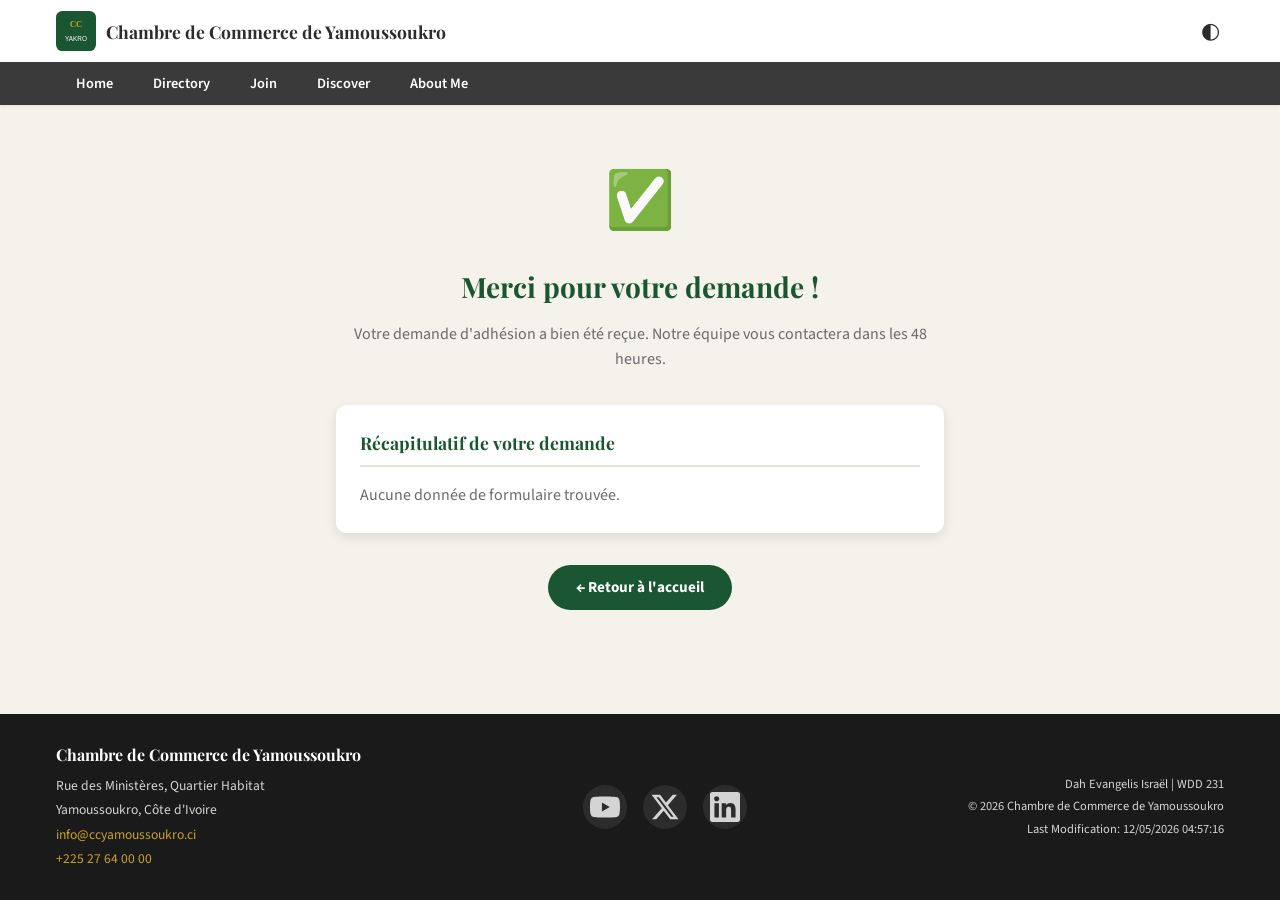
<file: chamber/thankyou.html>
<!DOCTYPE html>
<html lang="fr">

<head>
    <meta charset="UTF-8">
    <meta name="viewport" content="width=device-width, initial-scale=1.0">
    <meta name="description" content="Merci pour votre demande d'adhésion à la Chambre de Commerce de Yamoussoukro.">
    <meta name="author" content="Dah Evangelis Israël">
    <title>Merci | Chambre de Commerce de Yamoussoukro</title>

    <link rel="icon" type="image/x-icon" href="images/favicon.ico">

    <link rel="preconnect" href="https://fonts.googleapis.com">
    <link rel="preconnect" href="https://fonts.gstatic.com" crossorigin>
    <link
        href="https://fonts.googleapis.com/css2?family=Playfair+Display:wght@400;600;700&family=Source+Sans+3:wght@300;400;600;700&display=swap"
        rel="stylesheet">

    <link rel="stylesheet" href="styles/normalize.css">
    <link rel="stylesheet" href="styles/small.css">
    <link rel="stylesheet" href="styles/larger.css">

    <script src="scripts/thankyou.js" defer></script>
</head>

<body>

    <!-- ========== HEADER ========== -->
    <header class="site-header">
        <div class="header-inner">
            <div class="logo-group">
                <svg class="logo-svg" viewBox="0 0 50 50" xmlns="http://www.w3.org/2000/svg" aria-hidden="true">
                    <rect width="50" height="50" rx="8" fill="#1a5632" />
                    <text x="25" y="20" text-anchor="middle" font-size="11" font-weight="bold" fill="#c9a227"
                        font-family="serif">CC</text>
                    <text x="25" y="38" text-anchor="middle" font-size="8" fill="#ffffff"
                        font-family="sans-serif">YAKRO</text>
                </svg>
                <span class="logo-text">Chambre de Commerce de Yamoussoukro</span>
            </div>
            <div class="header-controls">
                <button class="theme-toggle" id="themeToggle" aria-label="Basculer le mode sombre">
                    <span class="theme-icon">◐</span>
                </button>
                <button class="hamburger" id="hamburgerBtn" aria-label="Ouvrir le menu" aria-expanded="false">
                    <span class="hamburger-line"></span>
                    <span class="hamburger-line"></span>
                    <span class="hamburger-line"></span>
                </button>
            </div>
        </div>
        <nav class="main-nav" id="mainNav" aria-label="Navigation principale">
            <ul class="nav-list">
                <li><a href="index.html" class="nav-link">Home</a></li>
                <li><a href="directory.html" class="nav-link">Directory</a></li>
                <li><a href="join.html" class="nav-link">Join</a></li>
                <li><a href="discover.html" class="nav-link">Discover</a></li>
                <li><a href="../index.html" class="nav-link">About Me</a></li>
            </ul>
        </nav>
    </header>

    <!-- ========== MAIN ========== -->
    <main>
        <section class="thankyou-section" aria-label="Confirmation d'adhésion">
            <div class="thankyou-icon" aria-hidden="true">✅</div>
            <h1>Merci pour votre demande !</h1>
            <p class="thankyou-intro">
                Votre demande d'adhésion a bien été reçue. Notre équipe vous contactera dans les 48 heures.
            </p>

            <div class="submission-summary" id="submissionSummary" aria-label="Récapitulatif de votre demande">
                <h2>Récapitulatif de votre demande</h2>
                <dl class="summary-list" id="summaryList">
                    <!-- Populated by thankyou.js -->
                </dl>
            </div>

            <a href="index.html" class="back-btn">← Retour à l'accueil</a>
        </section>
    </main>

    <!-- ========== FOOTER ========== -->
    <footer class="site-footer">
        <div class="footer-inner">
            <div class="footer-contact">
                <p class="footer-title">Chambre de Commerce de Yamoussoukro</p>
                <address>
                    Rue des Ministères, Quartier Habitat<br>
                    Yamoussoukro, Côte d'Ivoire<br>
                    <a href="mailto:info@ccyamoussoukro.ci">info@ccyamoussoukro.ci</a><br>
                    <a href="tel:+22527640000">+225 27 64 00 00</a>
                </address>
            </div>
            <div class="footer-social">
                <a href="#" aria-label="YouTube">
                    <svg viewBox="0 0 24 24" width="30" height="30" fill="currentColor">
                        <path
                            d="M23.498 6.186a3.016 3.016 0 0 0-2.122-2.136C19.505 3.546 12 3.546 12 3.546s-7.505 0-9.377.504A3.017 3.017 0 0 0 .502 6.186C0 8.07 0 12 0 12s0 3.93.502 5.814a3.016 3.016 0 0 0 2.122 2.136c1.871.504 9.376.504 9.376.504s7.505 0 9.377-.504a3.015 3.015 0 0 0 2.122-2.136C24 15.93 24 12 24 12s0-3.93-.502-5.814zM9.545 15.568V8.432L15.818 12l-6.273 3.568z" />
                    </svg>
                </a>
                <a href="#" aria-label="Twitter / X">
                    <svg viewBox="0 0 24 24" width="30" height="30" fill="currentColor">
                        <path
                            d="M18.244 2.25h3.308l-7.227 8.26 8.502 11.24H16.17l-5.214-6.817L4.99 21.75H1.68l7.73-8.835L1.254 2.25H8.08l4.713 6.231zm-1.161 17.52h1.833L7.084 4.126H5.117z" />
                    </svg>
                </a>
                <a href="#" aria-label="LinkedIn">
                    <svg viewBox="0 0 24 24" width="30" height="30" fill="currentColor">
                        <path
                            d="M20.447 20.452h-3.554v-5.569c0-1.328-.027-3.037-1.852-3.037-1.853 0-2.136 1.445-2.136 2.939v5.667H9.351V9h3.414v1.561h.046c.477-.9 1.637-1.85 3.37-1.85 3.601 0 4.267 2.37 4.267 5.455v6.286zM5.337 7.433c-1.144 0-2.063-.926-2.063-2.065 0-1.138.92-2.063 2.063-2.063 1.14 0 2.064.925 2.064 2.063 0 1.139-.925 2.065-2.064 2.065zm1.782 13.019H3.555V9h3.564v11.452zM22.225 0H1.771C.792 0 0 .774 0 1.729v20.542C0 23.227.792 24 1.771 24h20.451C23.2 24 24 23.227 24 22.271V1.729C24 .774 23.2 0 22.222 0h.003z" />
                    </svg>
                </a>
            </div>
            <div class="footer-meta">
                <p>Dah Evangelis Israël | WDD 231</p>
                <p>&copy; <span id="currentYear"></span> Chambre de Commerce de Yamoussoukro</p>
                <p>Last Modification: <span id="lastModified"></span></p>
            </div>
        </div>
    </footer>
</body>

</html>
</file>
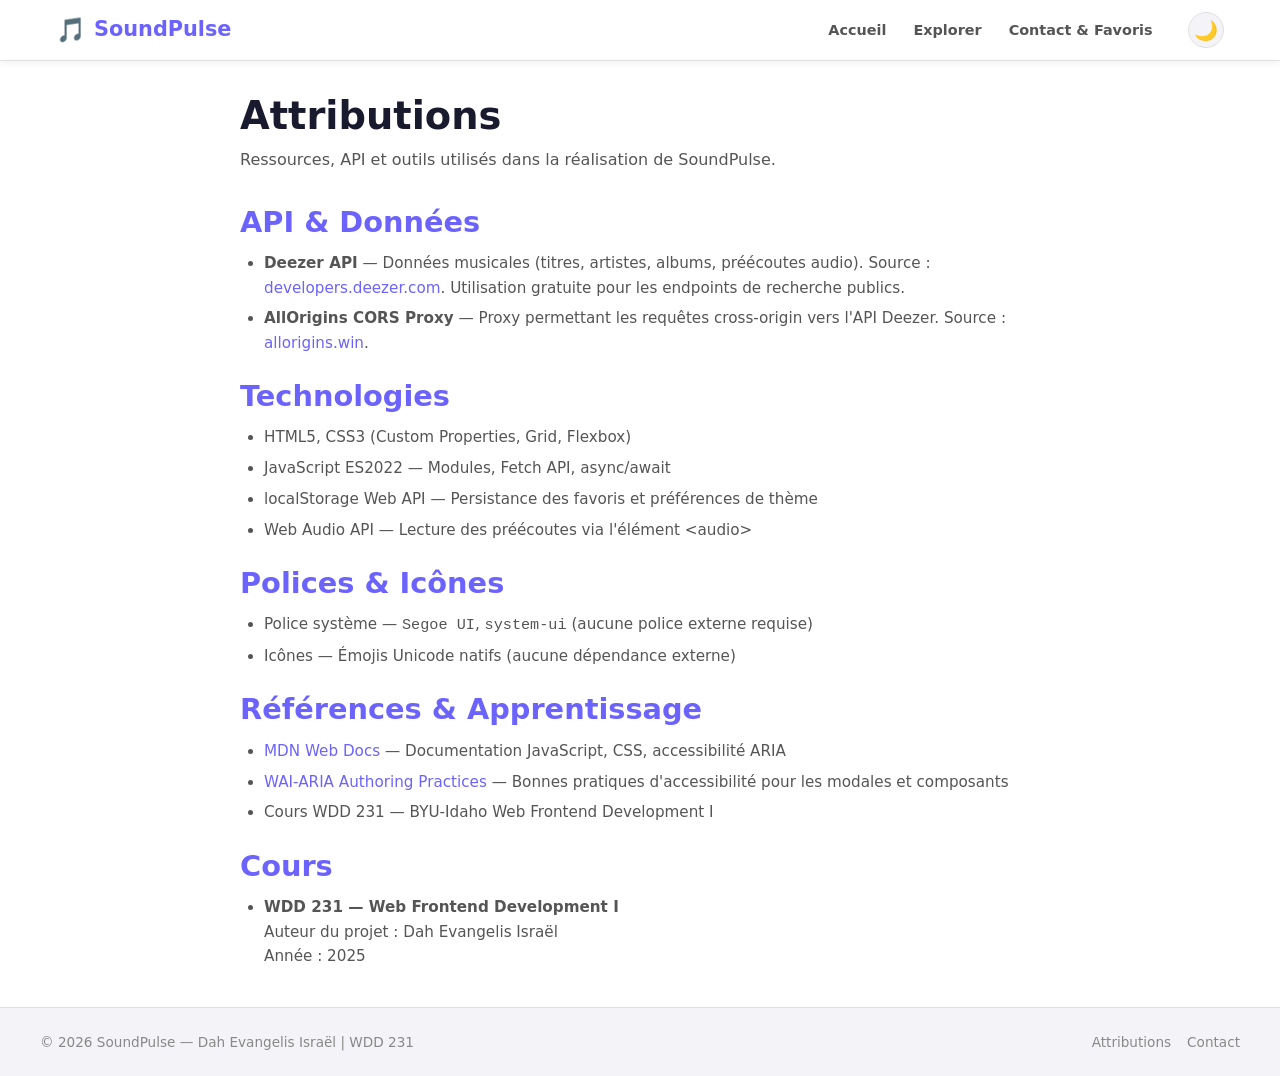
<file: Final Project/attributions.html>
<!DOCTYPE html>
<html lang="fr">
<head>
  <meta charset="UTF-8">
  <meta name="viewport" content="width=device-width, initial-scale=1.0">
  <meta name="description" content="SoundPulse — Attributions et crédits des ressources utilisées.">
  <title>Attributions — SoundPulse</title>
  <link rel="icon" href="favicon.ico" type="image/x-icon">
  <link rel="stylesheet" href="styles/base.css">
  <link rel="stylesheet" href="styles/layout.css">
  <link rel="stylesheet" href="styles/theme.css">
</head>
<body>

  <a href="#main-content" class="skip-link">Aller au contenu principal</a>

  <!-- ── Header ──────────────────────────────────────────────────────────── -->
  <header class="site-header">
    <div class="header-inner">
      <a href="index.html" class="site-logo" aria-label="SoundPulse — Accueil">
        <span class="logo-icon" aria-hidden="true">🎵</span>
        SoundPulse
      </a>
      <nav class="site-nav" aria-label="Navigation principale">
        <button id="nav-toggle" aria-expanded="false" aria-controls="nav-menu" aria-label="Ouvrir le menu">
          <span></span><span></span><span></span>
        </button>
        <ul id="nav-menu" role="list">
          <li><a href="index.html">Accueil</a></li>
          <li><a href="explore.html">Explorer</a></li>
          <li><a href="contact.html">Contact &amp; Favoris</a></li>
        </ul>
      </nav>
      <div class="header-actions">
        <button id="theme-toggle" aria-label="Changer de thème" title="Changer de thème">🌙</button>
      </div>
    </div>
  </header>

  <!-- ── Main ────────────────────────────────────────────────────────────── -->
  <main id="main-content">
    <div class="attributions-list">
      <h1 style="margin-bottom: 0.5rem;">Attributions</h1>
      <p style="color: var(--text-secondary); margin-bottom: 2rem;">
        Ressources, API et outils utilisés dans la réalisation de SoundPulse.
      </p>

      <h2>API &amp; Données</h2>
      <ul>
        <li>
          <strong>Deezer API</strong> — Données musicales (titres, artistes, albums, préécoutes audio).
          Source : <a href="https://developers.deezer.com" target="_blank" rel="noopener">developers.deezer.com</a>.
          Utilisation gratuite pour les endpoints de recherche publics.
        </li>
        <li>
          <strong>AllOrigins CORS Proxy</strong> — Proxy permettant les requêtes cross-origin vers l'API Deezer.
          Source : <a href="https://allorigins.win" target="_blank" rel="noopener">allorigins.win</a>.
        </li>
      </ul>

      <h2>Technologies</h2>
      <ul>
        <li>HTML5, CSS3 (Custom Properties, Grid, Flexbox)</li>
        <li>JavaScript ES2022 — Modules, Fetch API, async/await</li>
        <li>localStorage Web API — Persistance des favoris et préférences de thème</li>
        <li>Web Audio API — Lecture des préécoutes via l'élément &lt;audio&gt;</li>
      </ul>

      <h2>Polices &amp; Icônes</h2>
      <ul>
        <li>Police système — <code>Segoe UI</code>, <code>system-ui</code> (aucune police externe requise)</li>
        <li>Icônes — Émojis Unicode natifs (aucune dépendance externe)</li>
      </ul>

      <h2>Références &amp; Apprentissage</h2>
      <ul>
        <li>
          <a href="https://developer.mozilla.org" target="_blank" rel="noopener">MDN Web Docs</a>
          — Documentation JavaScript, CSS, accessibilité ARIA
        </li>
        <li>
          <a href="https://www.w3.org/WAI/ARIA/apg/" target="_blank" rel="noopener">WAI-ARIA Authoring Practices</a>
          — Bonnes pratiques d'accessibilité pour les modales et composants
        </li>
        <li>
          Cours WDD 231 — BYU-Idaho Web Frontend Development I
        </li>
      </ul>

      <h2>Cours</h2>
      <ul>
        <li>
          <strong>WDD 231 — Web Frontend Development I</strong><br>
          Auteur du projet : Dah Evangelis Israël<br>
          Année : 2025
        </li>
      </ul>
    </div>
  </main>

  <!-- ── Footer ──────────────────────────────────────────────────────────── -->
  <footer class="site-footer">
    <div class="footer-inner">
      <p>&copy; <span id="footer-year"></span> SoundPulse — Dah Evangelis Israël | WDD 231</p>
      <nav class="footer-links" aria-label="Liens du pied de page">
        <a href="attributions.html">Attributions</a>
        <a href="contact.html">Contact</a>
      </nav>
    </div>
  </footer>

  <script type="module">
    import { initTheme, setTheme, getTheme } from './scripts/storage.js';
    import { initNavToggle, setActiveNav } from './scripts/ui.js';

    document.addEventListener('DOMContentLoaded', () => {
      initNavToggle();
      setActiveNav();
      const current = initTheme();
      const toggle = document.getElementById('theme-toggle');
      toggle.textContent = current === 'dark' ? '☀️' : '🌙';
      toggle.addEventListener('click', () => {
        const next = getTheme() === 'dark' ? 'light' : 'dark';
        setTheme(next);
        toggle.textContent = next === 'dark' ? '☀️' : '🌙';
      });
      document.getElementById('footer-year').textContent = new Date().getFullYear();
    });
  </script>
</body>
</html>
</file>
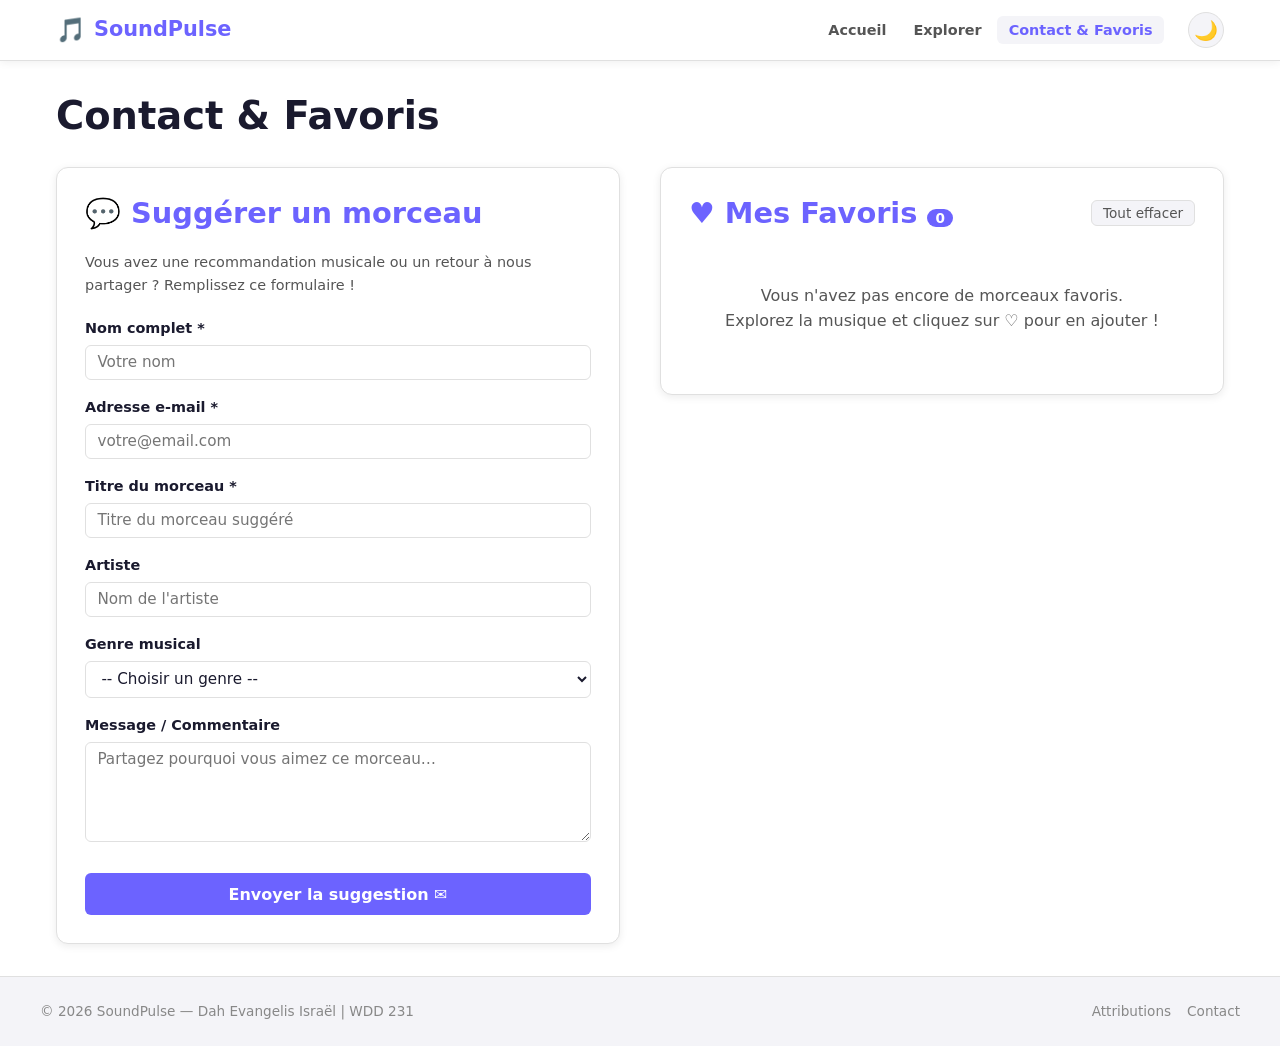
<file: Final Project/contact.html>
<!DOCTYPE html>
<html lang="fr">
<head>
  <meta charset="UTF-8">
  <meta name="viewport" content="width=device-width, initial-scale=1.0">
  <meta name="description" content="SoundPulse — Contactez-nous pour suggérer un morceau ou consulter vos favoris sauvegardés.">
  <meta name="author" content="Dah Evangelis Israël">
  <title>Contact &amp; Favoris — SoundPulse</title>
  <link rel="icon" href="favicon.ico" type="image/x-icon">
  <link rel="stylesheet" href="styles/base.css">
  <link rel="stylesheet" href="styles/layout.css">
  <link rel="stylesheet" href="styles/theme.css">
</head>
<body>

  <a href="#main-content" class="skip-link">Aller au contenu principal</a>

  <!-- ── Header ──────────────────────────────────────────────────────────── -->
  <header class="site-header">
    <div class="header-inner">
      <a href="index.html" class="site-logo" aria-label="SoundPulse — Accueil">
        <span class="logo-icon" aria-hidden="true">🎵</span>
        SoundPulse
      </a>

      <nav class="site-nav" aria-label="Navigation principale">
        <button id="nav-toggle" aria-expanded="false" aria-controls="nav-menu" aria-label="Ouvrir le menu">
          <span></span><span></span><span></span>
        </button>
        <ul id="nav-menu" role="list">
          <li><a href="index.html">Accueil</a></li>
          <li><a href="explore.html">Explorer</a></li>
          <li><a href="contact.html">Contact &amp; Favoris</a></li>
        </ul>
      </nav>

      <div class="header-actions">
        <button id="theme-toggle" aria-label="Changer de thème" title="Changer de thème">🌙</button>
      </div>
    </div>
  </header>

  <!-- ── Main ────────────────────────────────────────────────────────────── -->
  <main id="main-content">

    <h1 style="margin-bottom: 1.75rem;">Contact &amp; Favoris</h1>

    <div class="contact-layout">

      <!-- Contact Form -->
      <section class="contact-section" aria-labelledby="contact-title">
        <h2 id="contact-title">💬 Suggérer un morceau</h2>
        <p style="color: var(--text-secondary); margin-bottom: 1.25rem; font-size: 0.9rem;">
          Vous avez une recommandation musicale ou un retour à nous partager ? Remplissez ce formulaire !
        </p>

        <form
          id="contact-form"
          action="form-action.html"
          method="get"
          novalidate
          aria-label="Formulaire de suggestion musicale">

          <div class="form-group">
            <label for="full-name">Nom complet <span aria-hidden="true">*</span></label>
            <input
              type="text"
              id="full-name"
              name="name"
              required
              autocomplete="name"
              placeholder="Votre nom"
              aria-required="true">
          </div>

          <div class="form-group">
            <label for="email">Adresse e-mail <span aria-hidden="true">*</span></label>
            <input
              type="email"
              id="email"
              name="email"
              required
              autocomplete="email"
              placeholder="votre@email.com"
              aria-required="true">
          </div>

          <div class="form-group">
            <label for="track-title">Titre du morceau <span aria-hidden="true">*</span></label>
            <input
              type="text"
              id="track-title"
              name="track"
              required
              placeholder="Titre du morceau suggéré"
              aria-required="true">
          </div>

          <div class="form-group">
            <label for="artist-name">Artiste</label>
            <input
              type="text"
              id="artist-name"
              name="artist"
              placeholder="Nom de l'artiste">
          </div>

          <div class="form-group">
            <label for="genre-select">Genre musical</label>
            <select id="genre-select" name="genre">
              <option value="">-- Choisir un genre --</option>
              <option value="pop">Pop</option>
              <option value="rock">Rock</option>
              <option value="hiphop">Hip-Hop / Rap</option>
              <option value="electronic">Électronique</option>
              <option value="jazz">Jazz</option>
              <option value="classical">Classique</option>
              <option value="rnb">R&amp;B / Soul</option>
              <option value="afrobeats">Afrobeats</option>
              <option value="reggae">Reggae</option>
              <option value="other">Autre</option>
            </select>
          </div>

          <div class="form-group">
            <label for="message">Message / Commentaire</label>
            <textarea
              id="message"
              name="message"
              placeholder="Partagez pourquoi vous aimez ce morceau…"
              rows="4"></textarea>
          </div>

          <button type="submit" class="form-submit">Envoyer la suggestion ✉️</button>
        </form>
      </section>

      <!-- Favorites section -->
      <section class="favorites-section" aria-labelledby="favorites-title">
        <div class="favorites-header">
          <h2 id="favorites-title">♥ Mes Favoris <span class="fav-count-badge" id="fav-count" aria-live="polite">0</span></h2>
          <button id="clear-favorites" aria-label="Supprimer tous les favoris">Tout effacer</button>
        </div>

        <div id="favorites-grid" aria-live="polite" aria-label="Liste des morceaux favoris">
          <!-- Populated by contact.js -->
        </div>
      </section>

    </div>
  </main>

  <!-- ── Modal ───────────────────────────────────────────────────────────── -->
  <div id="track-modal" hidden aria-modal="true"></div>

  <!-- ── Footer ──────────────────────────────────────────────────────────── -->
  <footer class="site-footer">
    <div class="footer-inner">
      <p>&copy; <span id="footer-year"></span> SoundPulse — Dah Evangelis Israël | WDD 231</p>
      <nav class="footer-links" aria-label="Liens du pied de page">
        <a href="attributions.html">Attributions</a>
        <a href="contact.html">Contact</a>
      </nav>
    </div>
  </footer>

  <script type="module" src="scripts/contact.js"></script>
</body>
</html>
</file>
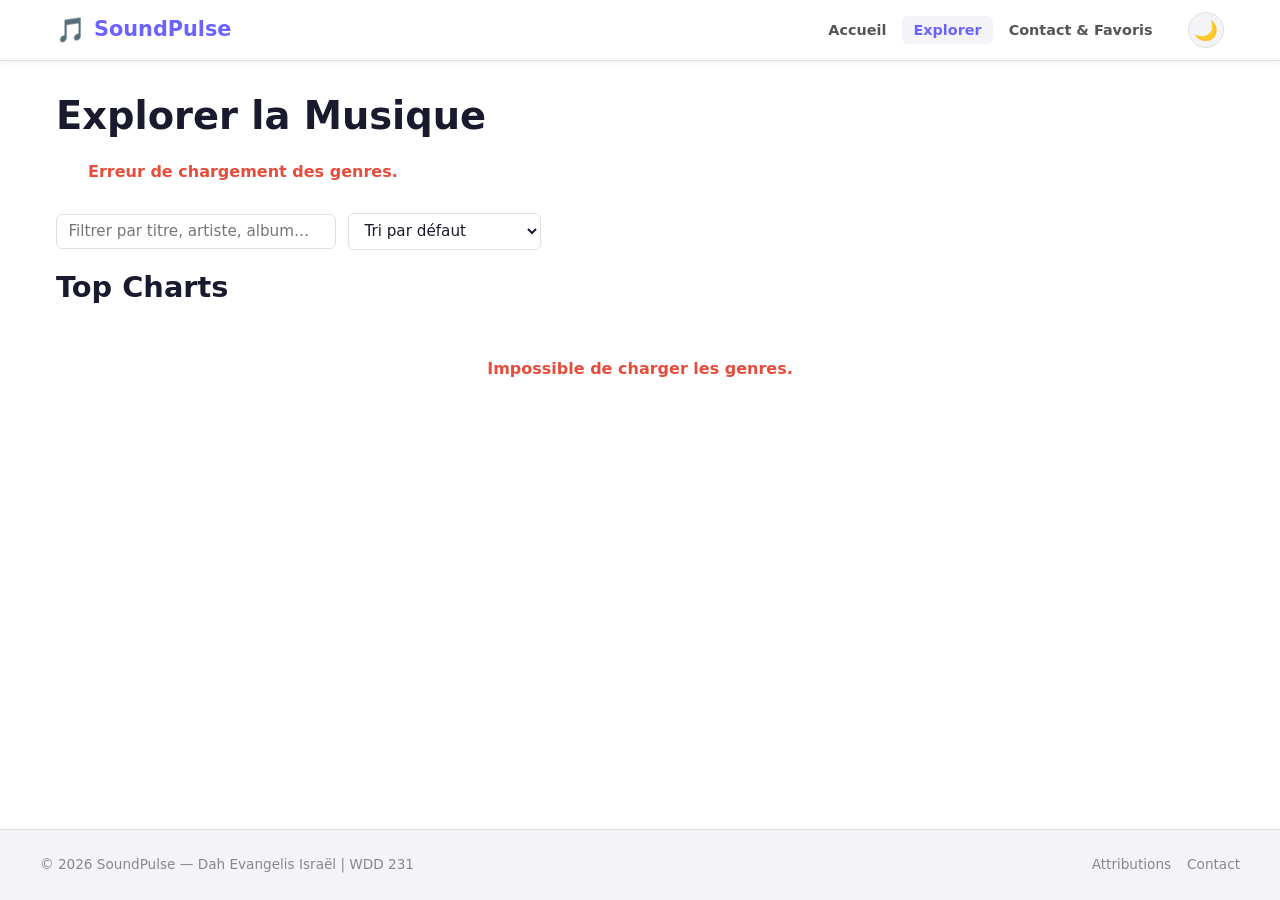
<file: Final Project/explore.html>
<!DOCTYPE html>
<html lang="fr">
<head>
  <meta charset="UTF-8">
  <meta name="viewport" content="width=device-width, initial-scale=1.0">
  <meta name="description" content="SoundPulse Explorer — Parcourez la musique par genre, filtrez et triez les résultats, écoutez des préécoutes de 30 secondes.">
  <meta name="author" content="Dah Evangelis Israël">
  <title>Explorer — SoundPulse</title>
  <link rel="icon" href="favicon.ico" type="image/x-icon">
  <link rel="stylesheet" href="styles/base.css">
  <link rel="stylesheet" href="styles/layout.css">
  <link rel="stylesheet" href="styles/theme.css">
</head>
<body>

  <a href="#main-content" class="skip-link">Aller au contenu principal</a>

  <!-- ── Header ──────────────────────────────────────────────────────────── -->
  <header class="site-header">
    <div class="header-inner">
      <a href="index.html" class="site-logo" aria-label="SoundPulse — Accueil">
        <span class="logo-icon" aria-hidden="true">🎵</span>
        SoundPulse
      </a>

      <nav class="site-nav" aria-label="Navigation principale">
        <button id="nav-toggle" aria-expanded="false" aria-controls="nav-menu" aria-label="Ouvrir le menu">
          <span></span><span></span><span></span>
        </button>
        <ul id="nav-menu" role="list">
          <li><a href="index.html">Accueil</a></li>
          <li><a href="explore.html">Explorer</a></li>
          <li><a href="contact.html">Contact &amp; Favoris</a></li>
        </ul>
      </nav>

      <div class="header-actions">
        <button id="theme-toggle" aria-label="Changer de thème" title="Changer de thème">🌙</button>
      </div>
    </div>
  </header>

  <!-- ── Main ────────────────────────────────────────────────────────────── -->
  <main id="main-content">

    <h1 style="margin-bottom: 1.25rem;">Explorer la Musique</h1>

    <!-- Genre navigation -->
    <nav class="genre-nav" aria-label="Filtrer par genre musical">
      <ul id="genre-list" class="genre-list" role="list" aria-label="Genres musicaux">
        <!-- Populated by explore.js -->
      </ul>
    </nav>

    <!-- Filter & Sort toolbar -->
    <div class="filter-toolbar" role="search" aria-label="Filtrer et trier les morceaux">
      <label for="filter-input" class="visually-hidden">Filtrer les morceaux</label>
      <input
        type="search"
        id="filter-input"
        placeholder="Filtrer par titre, artiste, album…"
        aria-label="Filtrer les morceaux affichés">

      <label for="sort-select" class="visually-hidden">Trier par</label>
      <select id="sort-select" aria-label="Trier les morceaux">
        <option value="">Tri par défaut</option>
        <option value="title-asc">Titre A → Z</option>
        <option value="title-desc">Titre Z → A</option>
        <option value="artist-asc">Artiste A → Z</option>
        <option value="artist-desc">Artiste Z → A</option>
        <option value="duration-asc">Durée croissante</option>
        <option value="duration-desc">Durée décroissante</option>
      </select>
    </div>

    <!-- Results -->
    <section aria-labelledby="results-title">
      <div class="section-header">
        <h2 id="results-title">Top Charts</h2>
      </div>

      <div id="results-grid" class="tracks-grid" aria-live="polite" aria-label="Résultats musicaux">
        <!-- Populated by explore.js -->
      </div>
    </section>

  </main>

  <!-- ── Modal ───────────────────────────────────────────────────────────── -->
  <div id="track-modal" hidden aria-modal="true"></div>

  <!-- ── Footer ──────────────────────────────────────────────────────────── -->
  <footer class="site-footer">
    <div class="footer-inner">
      <p>&copy; <span id="footer-year"></span> SoundPulse — Dah Evangelis Israël | WDD 231</p>
      <nav class="footer-links" aria-label="Liens du pied de page">
        <a href="attributions.html">Attributions</a>
        <a href="contact.html">Contact</a>
      </nav>
    </div>
  </footer>

  <script type="module" src="scripts/explore.js"></script>
</body>
</html>
</file>
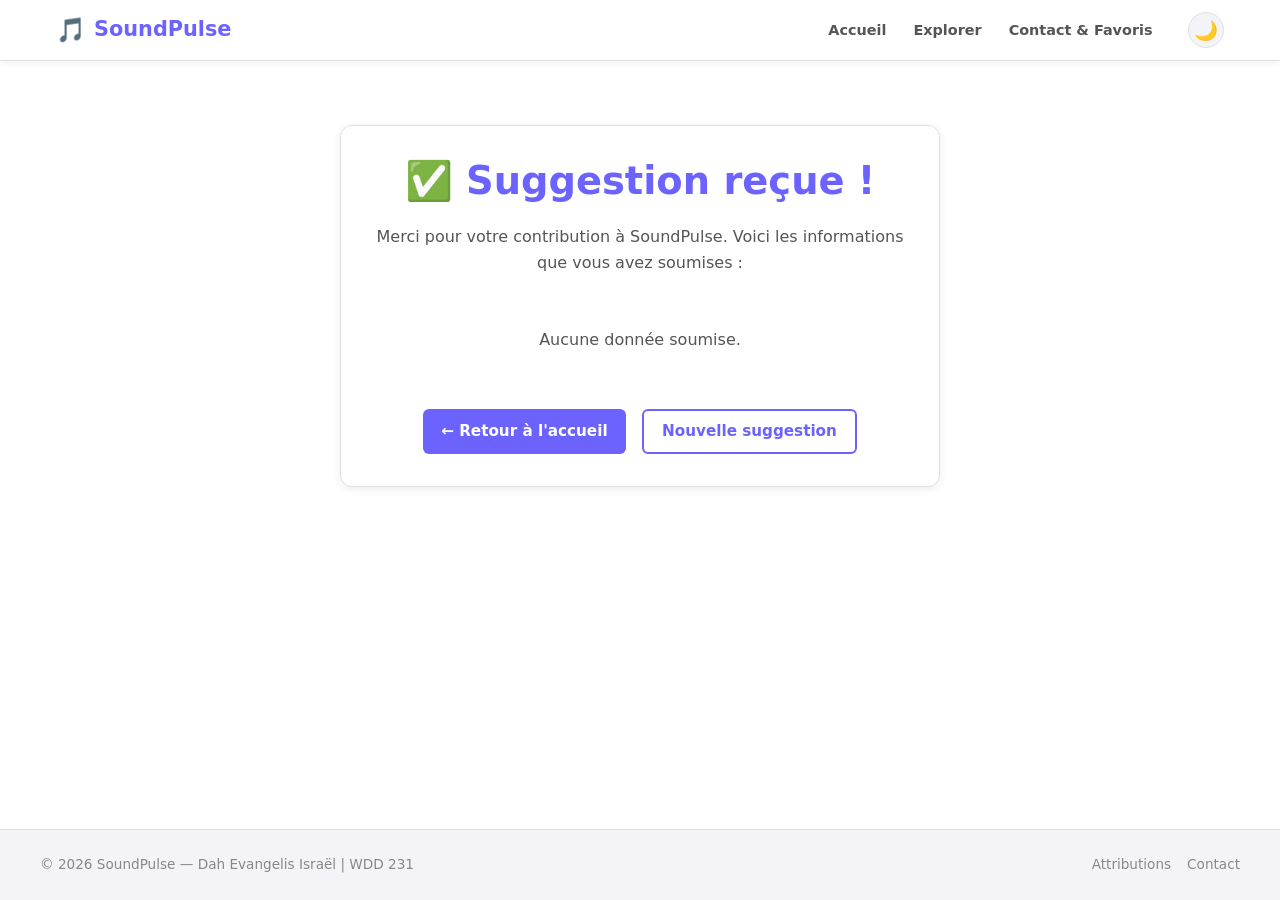
<file: Final Project/form-action.html>
<!DOCTYPE html>
<html lang="fr">
<head>
  <meta charset="UTF-8">
  <meta name="viewport" content="width=device-width, initial-scale=1.0">
  <meta name="description" content="SoundPulse — Confirmation de votre suggestion musicale.">
  <title>Suggestion envoyée — SoundPulse</title>
  <link rel="icon" href="favicon.ico" type="image/x-icon">
  <link rel="stylesheet" href="styles/base.css">
  <link rel="stylesheet" href="styles/layout.css">
  <link rel="stylesheet" href="styles/theme.css">
</head>
<body>

  <a href="#main-content" class="skip-link">Aller au contenu principal</a>

  <!-- ── Header ──────────────────────────────────────────────────────────── -->
  <header class="site-header">
    <div class="header-inner">
      <a href="index.html" class="site-logo" aria-label="SoundPulse — Accueil">
        <span class="logo-icon" aria-hidden="true">🎵</span>
        SoundPulse
      </a>
      <nav class="site-nav" aria-label="Navigation principale">
        <button id="nav-toggle" aria-expanded="false" aria-controls="nav-menu" aria-label="Ouvrir le menu">
          <span></span><span></span><span></span>
        </button>
        <ul id="nav-menu" role="list">
          <li><a href="index.html">Accueil</a></li>
          <li><a href="explore.html">Explorer</a></li>
          <li><a href="contact.html">Contact &amp; Favoris</a></li>
        </ul>
      </nav>
      <div class="header-actions">
        <button id="theme-toggle" aria-label="Changer de thème" title="Changer de thème">🌙</button>
      </div>
    </div>
  </header>

  <!-- ── Main ────────────────────────────────────────────────────────────── -->
  <main id="main-content">
    <div class="action-card" role="region" aria-labelledby="action-title">
      <h1 id="action-title">✅ Suggestion reçue !</h1>
      <p style="text-align:center; color: var(--text-secondary); margin-bottom: 1rem;">
        Merci pour votre contribution à SoundPulse. Voici les informations que vous avez soumises :
      </p>

      <div class="submitted-data" id="submitted-data" aria-live="polite">
        <!-- Populated by inline script -->
      </div>

      <div class="action-links">
        <a href="index.html" class="btn btn-primary">← Retour à l'accueil</a>
        <a href="contact.html" class="btn btn-outline">Nouvelle suggestion</a>
      </div>
    </div>
  </main>

  <!-- ── Footer ──────────────────────────────────────────────────────────── -->
  <footer class="site-footer">
    <div class="footer-inner">
      <p>&copy; <span id="footer-year"></span> SoundPulse — Dah Evangelis Israël | WDD 231</p>
      <nav class="footer-links" aria-label="Liens du pied de page">
        <a href="attributions.html">Attributions</a>
        <a href="contact.html">Contact</a>
      </nav>
    </div>
  </footer>

  <script type="module">
    import { initTheme, setTheme, getTheme } from './scripts/storage.js';
    import { initNavToggle, setActiveNav } from './scripts/ui.js';

    document.addEventListener('DOMContentLoaded', () => {
      initNavToggle();
      setActiveNav();

      const current = initTheme();
      const toggle = document.getElementById('theme-toggle');
      toggle.textContent = current === 'dark' ? '☀️' : '🌙';
      toggle.addEventListener('click', () => {
        const next = getTheme() === 'dark' ? 'light' : 'dark';
        setTheme(next);
        toggle.textContent = next === 'dark' ? '☀️' : '🌙';
      });

      document.getElementById('footer-year').textContent = new Date().getFullYear();

      // Parse query string and display submitted data
      const params = new URLSearchParams(location.search);
      const labels = {
        name:    'Nom',
        email:   'E-mail',
        track:   'Morceau suggéré',
        artist:  'Artiste',
        genre:   'Genre',
        message: 'Message'
      };

      const container = document.getElementById('submitted-data');

      if (!params.toString()) {
        container.innerHTML = '<p class="empty-msg">Aucune donnée soumise.</p>';
        return;
      }

      let html = '<dl>';
      for (const [key, label] of Object.entries(labels)) {
        const val = params.get(key);
        if (val && val.trim()) {
          // Sanitize: convert to text node
          const safeVal = document.createTextNode(val).textContent;
          html += `<dt>${label}</dt><dd>${safeVal}</dd>`;
        }
      }
      html += '</dl>';
      container.innerHTML = html;
    });
  </script>
</body>
</html>
</file>
<file: styles/home_base.css>
:root {
    --clr-primary: #1a5632;
    --clr-primary-light: #2a7d4f;
    --clr-secondary: #c9a227;
    --clr-accent: #d4572a;
    --clr-bg: #f5f1eb;
    --clr-surface: #ffffff;
    --clr-surface-alt: #e8e2d9;
    --clr-text: #2c2c2c;
    --clr-text-muted: #6b6b6b;
    --clr-heading-bar: #3a3a3a;
    --clr-footer-bg: #1a1a1a;
    --clr-footer-text: #d4d4d4;
    --clr-completed: #d4edda;
    --clr-not-completed: #e8e2d9;
    --shadow-sm: 0 1px 3px rgba(0, 0, 0, 0.08);
    --shadow-md: 0 4px 12px rgba(0, 0, 0, 0.1);
    --radius: 6px;
    --font-display: 'Playfair Display', Georgia, serif;
    --font-body: 'Source Sans 3', 'Segoe UI', sans-serif;
    --transition: 0.3s ease;
}


*,
*::before,
*::after {
    margin: 0;
    padding: 0;
    box-sizing: border-box;
}

html {
    scroll-behavior: smooth;
}

body {
    font-family: var(--font-body);
    background-color: var(--clr-bg);
    color: var(--clr-text);
    line-height: 1.6;
    min-width: 320px;
}

a {
    color: var(--clr-primary);
    text-decoration: none;
    transition: color var(--transition);
}

a:hover {
    color: var(--clr-accent);
}

img {
    max-width: 100%;
    height: auto;
    display: block;
}

ul {
    list-style: none;
}

button {
    cursor: pointer;
    font-family: inherit;
}


.site-header {
    background-color: var(--clr-surface);
    box-shadow: var(--shadow-sm);
    position: sticky;
    top: 0;
    z-index: 1000;
}

.header-inner {
    display: flex;
    align-items: center;
    justify-content: space-between;
    padding: 0.75rem 1rem;
    max-width: 1200px;
    margin: 0 auto;
}

.logo-group {
    display: flex;
    align-items: center;
    gap: 0.65rem;
}

.logo-svg {
    width: 42px;
    height: 42px;
    flex-shrink: 0;
}

.site-name {
    font-family: var(--font-display);
    font-weight: 700;
    font-size: 1rem;
    color: var(--clr-text);
    line-height: 1.2;
}


.hamburger {
    display: flex;
    flex-direction: column;
    gap: 5px;
    background: none;
    border: 2px solid var(--clr-heading-bar);
    border-radius: 4px;
    padding: 6px;
    z-index: 1001;
    transition: border-color var(--transition);
}

.hamburger-line {
    display: block;
    width: 22px;
    height: 2.5px;
    background-color: var(--clr-heading-bar);
    border-radius: 2px;
    transition: transform var(--transition), opacity var(--transition);
}

.hamburger.open .hamburger-line:nth-child(1) {
    transform: translateY(7.5px) rotate(45deg);
}

.hamburger.open .hamburger-line:nth-child(2) {
    opacity: 0;
}

.hamburger.open .hamburger-line:nth-child(3) {
    transform: translateY(-7.5px) rotate(-45deg);
}


.main-nav {
    display: none;
    background-color: var(--clr-heading-bar);
}

.main-nav.open {
    display: block;
}

.nav-list {
    display: flex;
    flex-direction: column;
}

.nav-link {
    display: block;
    padding: 0.85rem 1.25rem;
    color: #ffffff;
    font-weight: 600;
    font-size: 0.95rem;
    border-bottom: 1px solid rgba(255, 255, 255, 0.1);
    transition: background-color var(--transition);
}

.nav-link:hover {
    background-color: var(--clr-primary);
    color: #ffffff;
}

.nav-link.active {
    background-color: var(--clr-primary);
    color: #ffffff;
}


main {
    max-width: 1200px;
    margin: 0 auto;
    padding: 1.25rem 1rem 2rem;
}

.page-title {
    font-family: var(--font-display);
    font-size: 1.75rem;
    font-weight: 700;
    margin-bottom: 1.25rem;
    color: var(--clr-text);
}

.card {
    background-color: var(--clr-surface);
    border-radius: var(--radius);
    overflow: hidden;
    box-shadow: var(--shadow-sm);
    margin-bottom: 1.25rem;
}

.card-heading {
    background-color: var(--clr-heading-bar);
    color: #ffffff;
    font-family: var(--font-display);
    font-size: 1.05rem;
    font-weight: 600;
    padding: 0.6rem 1rem;
    text-align: center;
    letter-spacing: 0.03em;
}

.card-body {
    padding: 1rem;
}

.card-body p {
    font-size: 0.95rem;
    line-height: 1.75;
}


.profile-grid {
    display: flex;
    flex-direction: column;
    gap: 0;
}


.photo-body {
    display: flex;
    justify-content: center;
    align-items: center;
    padding: 1rem;
    background-color: var(--clr-surface-alt);
}

.student-photo {
    width: 100%;
    max-width: 280px;
    aspect-ratio: 1 / 1;
    object-fit: cover;
    border-radius: var(--radius);
    background-color: #c0c0c0;
    transition: transform 0.4s ease, box-shadow 0.4s ease;
}

.student-photo:hover {
    transform: scale(1.04) rotate(1deg);
    box-shadow: 0 8px 28px rgba(0, 0, 0, 0.2);
}


.filter-buttons {
    display: flex;
    gap: 0.5rem;
    margin-bottom: 1rem;
}

.filter-btn {
    flex: 1;
    padding: 0.6rem 1rem;
    border: 2px solid var(--clr-heading-bar);
    border-radius: var(--radius);
    background-color: var(--clr-surface);
    color: var(--clr-text);
    font-weight: 700;
    font-size: 0.9rem;
    text-align: center;
    transition: background-color var(--transition), color var(--transition);
}

.filter-btn:hover {
    background-color: var(--clr-surface-alt);
}

.filter-btn.active {
    background-color: var(--clr-heading-bar);
    color: #ffffff;
}


.courses-list {
    display: flex;
    flex-direction: column;
    gap: 0.4rem;
    margin-bottom: 0.75rem;
}

.course-item {
    padding: 0.6rem 1rem;
    border-radius: var(--radius);
    font-weight: 600;
    font-size: 0.9rem;
    text-align: center;
    transition: transform var(--transition), box-shadow var(--transition), letter-spacing var(--transition);
}

.course-item:hover {
    transform: translateX(6px) scale(1.02);
    box-shadow: var(--shadow-md);
    letter-spacing: 0.03em;
}

.course-item.completed {
    background-color: var(--clr-completed);
    color: #155724;
}

.course-item.not-completed {
    background-color: var(--clr-not-completed);
    color: var(--clr-text);
}

.credits-total {
    font-size: 0.88rem;
    color: var(--clr-text-muted);
    text-align: center;
    margin-top: 0.5rem;
}


/* ── Modal dialog ── */
dialog {
    border: 1px solid rgba(0, 0, 0, 0.1);
    border-radius: var(--radius);
    padding: 1.5rem;
    background-color: var(--clr-surface);
    box-shadow: 0 0 3rem #777;
    width: 90%;
    max-width: 600px;
    position: fixed;
    top: 50%;
    left: 50%;
    transform: translate(-50%, -50%);
    margin: 0;
    font-family: var(--font-body);
}

::backdrop {
    background-color: rgba(0, 0, 0, 0.5);
}

dialog button#closeModal {
    position: absolute;
    top: 1rem;
    right: 1rem;
    padding: 0.35rem 0.75rem;
    border: 1px solid rgba(0, 0, 0, 0.15);
    border-radius: var(--radius);
    background-color: var(--clr-surface-alt);
    font-size: 1rem;
    line-height: 1;
    cursor: pointer;
    transition: background-color var(--transition);
}

dialog button#closeModal:hover {
    background-color: var(--clr-accent);
    color: #fff;
    border-color: var(--clr-accent);
}

dialog h2 {
    font-family: var(--font-display);
    font-size: 0.85rem;
    font-weight: 700;
    color: var(--clr-text-muted);
    text-transform: uppercase;
    letter-spacing: 0.08em;
    margin-bottom: 0.25rem;
}

dialog h3 {
    font-family: var(--font-display);
    font-size: 1.45rem;
    font-weight: 700;
    color: var(--clr-primary);
    margin-bottom: 1rem;
    line-height: 1.3;
}

dialog p {
    font-size: 0.9rem;
    color: var(--clr-text);
    line-height: 1.7;
    margin-bottom: 0.45rem;
}

/* Make course items look clickable */
.course-item {
    cursor: pointer;
}

/* ── End Modal ── */

.site-footer {
    background-color: var(--clr-footer-bg);
    color: var(--clr-footer-text);
    margin-top: 1.5rem;
}

.footer-inner {
    max-width: 1200px;
    margin: 0 auto;
    padding: 1.5rem 1rem;
    display: flex;
    flex-direction: column;
    align-items: center;
    gap: 1rem;
    text-align: center;
}

.footer-social {
    display: flex;
    gap: 1.25rem;
}

.footer-social a {
    color: var(--clr-footer-text);
    transition: color var(--transition), transform var(--transition);
}

.footer-social a:hover {
    color: var(--clr-secondary);
    transform: scale(1.2) rotate(8deg);
}

.footer-info p,
.footer-modified p {
    font-size: 0.82rem;
    line-height: 1.6;
    color: var(--clr-text-muted);
}


.card {
    animation: slideUp 0.45s ease both;
}

.card:nth-child(1) {
    animation-delay: 0.05s;
}

.card:nth-child(2) {
    animation-delay: 0.12s;
}

.card:nth-child(3) {
    animation-delay: 0.2s;
}



@keyframes slideUp {
    from {
        opacity: 0;
        transform: translateY(16px);
    }
    to {
        opacity: 1;
        transform: translateY(0);
    }
}

/* Dialog pop-in */
@keyframes dialogOpen {
    from {
        opacity: 0;
        transform: translate(-50%, -48%) scale(0.95);
    }
    to {
        opacity: 1;
        transform: translate(-50%, -50%) scale(1);
    }
}

dialog[open] {
    animation: dialogOpen 0.25s ease both;
}

/* Backdrop fade */
@keyframes backdropFade {
    from { opacity: 0; }
    to   { opacity: 1; }
}

::backdrop {
    animation: backdropFade 0.25s ease both;
}

/* Logo subtle pulse on load */
@keyframes logoPulse {
    0%, 100% { transform: scale(1);   }
    50%       { transform: scale(1.06); }
}

.logo-svg {
    animation: logoPulse 3s ease-in-out 0.5s 2;
}

/* Filter button active underline sweep */
.filter-btn {
    position: relative;
    overflow: hidden;
}

.filter-btn::after {
    content: '';
    position: absolute;
    bottom: 0;
    left: -100%;
    width: 100%;
    height: 3px;
    background-color: var(--clr-primary);
    transition: left 0.3s ease;
}

.filter-btn:hover::after,
.filter-btn.active::after {
    left: 0;
}

/* ── Accessibility: respect reduced motion preference ── */
@media (prefers-reduced-motion: reduce) {
    *,
    *::before,
    *::after {
        animation-duration: 0.01ms !important;
        animation-iteration-count: 1 !important;
        transition-duration: 0.01ms !important;
    }
}
</file>
<file: styles/home_large.css>
@media (min-width: 640px) {
    .page-title {
        font-size: 2rem;
    }

    .profile-grid {
        display: grid;
        grid-template-columns: 2fr 1fr;
        gap: 1.25rem;
    }

    .profile-grid .card {
        margin-bottom: 0;
    }

    .student-photo {
        max-width: 100%;
    }

    .footer-inner {
        flex-direction: row;
        justify-content: space-between;
        text-align: left;
    }
}


@media (min-width: 960px) {
    .hamburger {
        display: none;
    }

    .main-nav {
        display: block !important;
        background-color: var(--clr-heading-bar);
    }

    .nav-list {
        flex-direction: row;
        justify-content: flex-start;
        max-width: 1200px;
        margin: 0 auto;
        padding: 0 1rem;
    }

    .nav-link {
        border-bottom: none;
        padding: 0.65rem 1.25rem;
        font-size: 0.9rem;
        position: relative;
    }

    .nav-link::after {
        content: '';
        position: absolute;
        bottom: 0;
        left: 50%;
        transform: translateX(-50%);
        width: 0;
        height: 2px;
        background-color: var(--clr-secondary);
        transition: width var(--transition);
    }

    .nav-link:hover::after {
        width: 80%;
    }

    .nav-link.active::after {
        width: 80%;
    }

    .nav-link:hover {
        background-color: transparent;
        color: var(--clr-secondary);
    }

    .site-name {
        font-size: 1.15rem;
    }

    main {
        padding: 1.5rem 2rem 3rem;
    }

    .profile-grid {
        grid-template-columns: 1fr 1fr;
        gap: 1.5rem;
    }

    .courses-list {
        display: grid;
        grid-template-columns: repeat(auto-fill, minmax(160px, 1fr));
        gap: 0.5rem;
    }

    .course-item:hover {
        transform: translateY(-2px);
    }
}
</file>
<file: chamber/styles/small.css>
/* ========================================
   CSS Variables
   ======================================== */
:root {
    --clr-primary: #1a5632;
    --clr-primary-light: #2a7d4f;
    --clr-secondary: #c9a227;
    --clr-accent: #d4572a;
    --clr-bg: #f5f1eb;
    --clr-surface: #ffffff;
    --clr-surface-alt: #e8e2d9;
    --clr-text: #2c2c2c;
    --clr-text-muted: #6b6b6b;
    --clr-heading-bar: #3a3a3a;
    --clr-footer-bg: #1a1a1a;
    --clr-footer-text: #d4d4d4;
    --clr-gold: #c9a227;
    --clr-silver: #777777;
    --clr-member: #4a6b5a;
    --shadow-sm: 0 1px 3px rgba(0,0,0,0.08);
    --shadow-md: 0 4px 12px rgba(0,0,0,0.1);
    --shadow-lg: 0 8px 24px rgba(0,0,0,0.14);
    --radius: 6px;
    --radius-lg: 10px;
    --font-display: 'Playfair Display', Georgia, serif;
    --font-body: 'Source Sans 3', 'Segoe UI', sans-serif;
    --transition: 0.3s ease;
}

[data-theme="dark"] {
    --clr-bg: #1a1a1a;
    --clr-surface: #2a2a2a;
    --clr-surface-alt: #333333;
    --clr-text: #e8e2d9;
    --clr-text-muted: #a0a0a0;
    --clr-heading-bar: #444444;
    --clr-footer-bg: #111111;
    --clr-footer-text: #cccccc;
    --shadow-sm: 0 1px 3px rgba(0,0,0,0.3);
    --shadow-md: 0 4px 12px rgba(0,0,0,0.4);
    --shadow-lg: 0 8px 24px rgba(0,0,0,0.5);
}

/* ========================================
   Base
   ======================================== */
*,
*::before,
*::after {
    margin: 0;
    padding: 0;
    box-sizing: border-box;
}

html {
    scroll-behavior: smooth;
}

body {
    font-family: var(--font-body);
    background-color: var(--clr-bg);
    color: var(--clr-text);
    line-height: 1.6;
    min-width: 320px;
    transition: background-color var(--transition), color var(--transition);
}

a {
    color: var(--clr-primary);
    text-decoration: none;
    transition: color var(--transition);
}

a:hover {
    color: var(--clr-accent);
}

img {
    max-width: 100%;
    height: auto;
    display: block;
}

ul {
    list-style: none;
}

address {
    font-style: normal;
}

button {
    cursor: pointer;
    font-family: inherit;
}

/* Keyboard focus indicator */
:focus-visible {
    outline: 3px solid var(--clr-secondary);
    outline-offset: 3px;
    border-radius: 2px;
}

/* ========================================
   HEADER
   ======================================== */
.site-header {
    background-color: var(--clr-surface);
    box-shadow: var(--shadow-sm);
    position: sticky;
    top: 0;
    z-index: 1000;
    transition: background-color var(--transition);
}

.header-inner {
    display: flex;
    align-items: center;
    justify-content: space-between;
    padding: 0.7rem 1rem;
    max-width: 1200px;
    margin: 0 auto;
}

.logo-group {
    display: flex;
    align-items: center;
    gap: 0.6rem;
    flex-shrink: 1;
    min-width: 0;
}

.logo-svg {
    width: 40px;
    height: 40px;
    flex-shrink: 0;
}

.logo-text {
    font-family: var(--font-display);
    font-weight: 700;
    font-size: 0.95rem;
    color: var(--clr-text);
    line-height: 1.2;
    white-space: nowrap;
    overflow: hidden;
    text-overflow: ellipsis;
}

/* Header controls */
.header-controls {
    display: flex;
    align-items: center;
    gap: 0.6rem;
    flex-shrink: 0;
}

.theme-toggle {
    background: none;
    border: none;
    font-size: 1.4rem;
    color: var(--clr-text);
    transition: transform var(--transition);
    line-height: 1;
    padding: 4px;
}

.theme-toggle:hover {
    transform: rotate(180deg);
}

/* Hamburger */
.hamburger {
    display: flex;
    flex-direction: column;
    gap: 5px;
    background: none;
    border: 2px solid var(--clr-heading-bar);
    border-radius: 4px;
    padding: 6px;
    z-index: 1001;
}

.hamburger-line {
    display: block;
    width: 22px;
    height: 2.5px;
    background-color: var(--clr-heading-bar);
    border-radius: 2px;
    transition: transform var(--transition), opacity var(--transition);
}

.hamburger.open .hamburger-line:nth-child(1) {
    transform: translateY(7.5px) rotate(45deg);
}
.hamburger.open .hamburger-line:nth-child(2) {
    opacity: 0;
}
.hamburger.open .hamburger-line:nth-child(3) {
    transform: translateY(-7.5px) rotate(-45deg);
}

/* Navigation — mobile hidden */
.main-nav {
    display: none;
    background-color: var(--clr-heading-bar);
}

.main-nav.open {
    display: block;
}

.nav-list {
    display: flex;
    flex-direction: column;
}

.nav-link {
    display: block;
    padding: 0.8rem 1.25rem;
    color: #ffffff;
    font-weight: 600;
    font-size: 0.95rem;
    border-bottom: 1px solid rgba(255,255,255,0.1);
    transition: background-color var(--transition);
}

.nav-link:hover {
    background-color: var(--clr-primary);
    color: #fff;
}

.nav-link.active {
    background-color: var(--clr-primary);
    color: #fff;
}

/* ========================================
   MAIN
   ======================================== */
main {
    max-width: 1200px;
    margin: 0 auto;
    padding: 1.25rem 1rem 2.5rem;
}

.page-title {
    font-family: var(--font-display);
    font-size: 1.75rem;
    font-weight: 700;
    color: var(--clr-text);
}

/* ========================================
   DIRECTORY — Header & Toggle
   ======================================== */
.directory-header {
    display: flex;
    justify-content: space-between;
    align-items: center;
    margin-bottom: 1.25rem;
    flex-wrap: wrap;
    gap: 0.75rem;
}

.view-toggle {
    display: flex;
    gap: 0.35rem;
}

.toggle-btn {
    display: inline-flex;
    align-items: center;
    justify-content: center;
    width: 40px;
    height: 40px;
    border: 2px solid var(--clr-surface-alt);
    border-radius: var(--radius);
    background-color: var(--clr-surface);
    color: var(--clr-text-muted);
    transition: all var(--transition);
}

.toggle-btn:hover {
    border-color: var(--clr-primary);
    color: var(--clr-primary);
}

.toggle-btn.active {
    background-color: var(--clr-primary);
    border-color: var(--clr-primary);
    color: #ffffff;
}

/* ========================================
   DIRECTORY — Grid View (default)
   ======================================== */
.members-container {
    display: grid;
    grid-template-columns: 1fr;
    gap: 1rem;
}

.member-card {
    background-color: var(--clr-surface);
    border-radius: var(--radius-lg);
    overflow: hidden;
    box-shadow: var(--shadow-sm);
    transition: box-shadow var(--transition), transform var(--transition), background-color var(--transition);
    animation: fadeUp 0.4s ease both;
}

.member-card:hover {
    box-shadow: var(--shadow-md);
    transform: translateY(-3px);
}

/* Staggered animation */
.member-card:nth-child(1) { animation-delay: 0.02s; }
.member-card:nth-child(2) { animation-delay: 0.06s; }
.member-card:nth-child(3) { animation-delay: 0.1s; }
.member-card:nth-child(4) { animation-delay: 0.14s; }
.member-card:nth-child(5) { animation-delay: 0.18s; }
.member-card:nth-child(6) { animation-delay: 0.22s; }
.member-card:nth-child(7) { animation-delay: 0.26s; }
.member-card:nth-child(8) { animation-delay: 0.3s; }

@keyframes fadeUp {
    from { opacity: 0; transform: translateY(14px); }
    to { opacity: 1; transform: translateY(0); }
}

/* Membership badge */
.member-badge {
    display: inline-block;
    font-size: 0.7rem;
    font-weight: 700;
    text-transform: uppercase;
    letter-spacing: 0.08em;
    padding: 0.2rem 0.6rem;
    border-radius: 20px;
    color: #ffffff;
}

.badge-gold { background-color: var(--clr-gold); }
.badge-silver { background-color: var(--clr-silver); }
.badge-member { background-color: var(--clr-member); }

/* Card image */
.member-card-img {
    width: 100%;
    height: 160px;
    object-fit: cover;
    background-color: var(--clr-surface-alt);
}

/* Card content */
.member-card-body {
    padding: 1rem;
}

.member-card-top {
    display: flex;
    justify-content: space-between;
    align-items: flex-start;
    gap: 0.5rem;
    margin-bottom: 0.5rem;
}

.member-name {
    font-family: var(--font-display);
    font-size: 1.1rem;
    font-weight: 700;
    color: var(--clr-text);
    line-height: 1.3;
}

.member-description {
    font-size: 0.85rem;
    color: var(--clr-text-muted);
    margin-bottom: 0.75rem;
    line-height: 1.5;
}

.member-details {
    font-size: 0.82rem;
    line-height: 1.9;
}

.member-details strong {
    color: var(--clr-primary);
    font-size: 0.72rem;
    letter-spacing: 0.04em;
    text-transform: uppercase;
}

.member-details a {
    color: var(--clr-text);
    transition: color var(--transition);
}

.member-details a:hover {
    color: var(--clr-accent);
}

/* ========================================
   DIRECTORY — List View
   ======================================== */
.members-container.list-view {
    grid-template-columns: 1fr;
    gap: 0;
}

.members-container.list-view .member-card {
    border-radius: 0;
    box-shadow: none;
    border-bottom: 1px solid var(--clr-surface-alt);
}

.members-container.list-view .member-card:first-child {
    border-radius: var(--radius) var(--radius) 0 0;
}

.members-container.list-view .member-card:last-child {
    border-radius: 0 0 var(--radius) var(--radius);
    border-bottom: none;
}

.members-container.list-view .member-card:hover {
    transform: none;
    box-shadow: var(--shadow-sm);
}

.members-container.list-view .member-card-img {
    display: none;
}

.members-container.list-view .member-card-body {
    display: flex;
    align-items: center;
    gap: 1rem;
    padding: 0.75rem 1rem;
    flex-wrap: wrap;
}

.members-container.list-view .member-card-top {
    margin-bottom: 0;
    min-width: 180px;
}

.members-container.list-view .member-description {
    display: none;
}

.members-container.list-view .member-details {
    display: flex;
    gap: 1.5rem;
    flex-wrap: wrap;
}

/* ========================================
   FOOTER
   ======================================== */
.site-footer {
    background-color: var(--clr-footer-bg);
    color: var(--clr-footer-text);
    margin-top: 2rem;
    transition: background-color var(--transition);
}

.footer-inner {
    max-width: 1200px;
    margin: 0 auto;
    padding: 1.75rem 1rem;
    display: flex;
    flex-direction: column;
    align-items: center;
    gap: 1.25rem;
    text-align: center;
}

.footer-title {
    font-family: var(--font-display);
    font-weight: 700;
    font-size: 1rem;
    margin-bottom: 0.4rem;
    color: #ffffff;
}

.footer-contact address {
    font-size: 0.85rem;
    line-height: 1.8;
}

.footer-contact a {
    color: var(--clr-secondary);
}

.footer-social {
    display: flex;
    gap: 1rem;
}

.footer-social a {
    display: inline-flex;
    align-items: center;
    justify-content: center;
    width: 44px;
    height: 44px;
    background-color: rgba(255,255,255,0.08);
    border-radius: 50%;
    color: var(--clr-footer-text);
    transition: background-color var(--transition), transform var(--transition);
}

.footer-social a:hover {
    background-color: var(--clr-primary);
    color: #fff;
    transform: scale(1.1);
}

.footer-meta {
    font-size: 0.78rem;
    line-height: 1.8;
    color: var(--clr-footer-text);
}

/* ========================================
   HOME PAGE
   ======================================== */

/* ── Hero ── */
.hero {
    position: relative;
    background:
        linear-gradient(135deg, rgba(26,86,50,0.92) 0%, rgba(14,51,32,0.88) 100%),
        url('../images/hotel-president.webp') center / cover no-repeat;
    color: #ffffff;
    border-radius: var(--radius-lg);
    margin-bottom: 1.5rem;
    overflow: hidden;
    display: flex;
    flex-direction: column;
    align-items: center;
    padding: 2.5rem 1.25rem;
    gap: 1.5rem;
}

.hero-content {
    text-align: center;
    max-width: 520px;
}

.hero h1 {
    font-family: var(--font-display);
    font-size: 1.55rem;
    font-weight: 700;
    line-height: 1.3;
    margin-bottom: 0.75rem;
    color: #ffffff;
}

.hero p {
    font-size: 1rem;
    opacity: 0.88;
    margin-bottom: 1.5rem;
    line-height: 1.6;
}

.hero-cta {
    display: inline-block;
    background-color: var(--clr-secondary);
    color: #1a1a1a;
    font-weight: 700;
    font-size: 0.95rem;
    padding: 0.7rem 1.75rem;
    border-radius: 30px;
    transition: background-color var(--transition), transform var(--transition);
}

.hero-cta:hover {
    background-color: #e0b52e;
    color: #1a1a1a;
    transform: translateY(-2px);
}

.hero-figure {
    margin: 0;
    border-radius: var(--radius);
    overflow: hidden;
    box-shadow: 0 4px 20px rgba(0,0,0,0.35);
    flex-shrink: 0;
}

.hero-img {
    display: block;
    width: 100%;
    max-width: 260px;
    height: auto;
}

/* ── Info grid ── */
.home-grid {
    display: grid;
    grid-template-columns: 1fr;
    gap: 1rem;
    margin-bottom: 2rem;
}

.home-card {
    background-color: var(--clr-surface);
    border-radius: var(--radius-lg);
    box-shadow: var(--shadow-sm);
    padding: 1.25rem;
    transition: background-color var(--transition);
}

.home-card h2 {
    display: flex;
    align-items: center;
    gap: 0.45rem;
    font-family: var(--font-display);
    font-size: 1.05rem;
    font-weight: 700;
    color: var(--clr-primary);
    margin-bottom: 0.9rem;
    padding-bottom: 0.5rem;
    border-bottom: 2px solid var(--clr-surface-alt);
}

/* Weather */
.weather-body {
    display: flex;
    align-items: center;
    gap: 1rem;
}

.weather-figure {
    display: flex;
    flex-direction: column;
    align-items: center;
    gap: 0.2rem;
    flex-shrink: 0;
}

.weather-figure figcaption {
    font-size: 0.73rem;
    color: var(--clr-text-muted);
    text-transform: capitalize;
    text-align: center;
    max-width: 80px;
}

.weather-temp {
    font-size: 2.2rem;
    font-weight: 700;
    color: var(--clr-primary);
    line-height: 1;
    margin-bottom: 0.4rem;
}

.weather-details p {
    font-size: 0.82rem;
    color: var(--clr-text-muted);
    line-height: 1.8;
}

/* 3-day forecast strip */
.weather-forecast {
    display: flex;
    justify-content: space-around;
    margin-top: 1rem;
    padding-top: 0.75rem;
    border-top: 1px solid var(--clr-surface-alt);
    gap: 0.25rem;
}

.forecast-day {
    display: flex;
    flex-direction: column;
    align-items: center;
    gap: 0.15rem;
    flex: 1;
}

.forecast-label {
    font-size: 0.72rem;
    font-weight: 700;
    text-transform: uppercase;
    letter-spacing: 0.05em;
    color: var(--clr-text-muted);
}

.forecast-high {
    font-size: 0.9rem;
    font-weight: 700;
    color: var(--clr-primary);
}

.forecast-low {
    font-size: 0.78rem;
    color: var(--clr-text-muted);
}

/* Events */
.events-list {
    list-style: none;
    display: flex;
    flex-direction: column;
    gap: 0;
}

.events-list li {
    display: flex;
    flex-direction: column;
    gap: 0.1rem;
    padding: 0.55rem 0;
    border-bottom: 1px solid var(--clr-surface-alt);
}

.events-list li:last-child { border-bottom: none; }

.events-list time {
    font-size: 0.7rem;
    font-weight: 700;
    text-transform: uppercase;
    letter-spacing: 0.06em;
    color: var(--clr-secondary);
}

.events-list span {
    font-size: 0.87rem;
    color: var(--clr-text);
}

/* Join CTA */
.cta-list {
    list-style: none;
    display: flex;
    flex-direction: column;
    gap: 0.45rem;
    margin-bottom: 1.25rem;
}

.cta-list li {
    font-size: 0.87rem;
    color: var(--clr-text);
    padding-left: 1.3rem;
    position: relative;
    line-height: 1.4;
}

.cta-list li::before {
    content: '✔';
    position: absolute;
    left: 0;
    color: var(--clr-primary);
    font-size: 0.72rem;
    top: 0.15em;
}

.cta-btn {
    display: inline-block;
    background-color: var(--clr-primary);
    color: #ffffff;
    font-weight: 700;
    font-size: 0.9rem;
    padding: 0.6rem 1.5rem;
    border-radius: 30px;
    transition: background-color var(--transition);
}

.cta-btn:hover {
    background-color: var(--clr-primary-light);
    color: #ffffff;
}

/* ── Spotlights ── */
.spotlights-section { margin-bottom: 2rem; }

.section-title {
    font-family: var(--font-display);
    font-size: 1.35rem;
    font-weight: 700;
    color: var(--clr-text);
    margin-bottom: 1rem;
    padding-bottom: 0.4rem;
    border-bottom: 3px solid var(--clr-primary);
    display: inline-block;
}

.spotlights-grid {
    display: grid;
    grid-template-columns: 1fr;
    gap: 1rem;
}

.spotlight-card {
    background-color: var(--clr-surface);
    border-radius: var(--radius-lg);
    box-shadow: var(--shadow-sm);
    overflow: hidden;
    transition: box-shadow var(--transition), transform var(--transition), background-color var(--transition);
}

.spotlight-card:hover {
    box-shadow: var(--shadow-md);
    transform: translateY(-3px);
}

.spotlight-img {
    width: 100%;
    height: 150px;
    object-fit: cover;
    background-color: var(--clr-surface-alt);
    display: block;
}

.spotlight-body {
    padding: 0.9rem 1rem;
    display: flex;
    flex-direction: column;
    gap: 0.3rem;
}

.spotlight-top {
    display: flex;
    align-items: center;
    justify-content: space-between;
    gap: 0.5rem;
    margin-bottom: 0.2rem;
}

.spotlight-name {
    font-family: var(--font-display);
    font-size: 0.95rem;
    font-weight: 700;
    color: var(--clr-text);
}

.spotlight-address,
.spotlight-phone,
.spotlight-website {
    display: flex;
    align-items: flex-start;
    gap: 0.35rem;
    font-size: 0.8rem;
    color: var(--clr-text-muted);
    line-height: 1.4;
}

.spotlight-address svg,
.spotlight-phone svg,
.spotlight-website svg {
    flex-shrink: 0;
    margin-top: 0.1em;
    color: var(--clr-primary);
}

.spotlight-phone a { color: var(--clr-primary); }
.spotlight-phone a:hover { color: var(--clr-accent); }

.spotlight-website a {
    color: var(--clr-primary);
    font-weight: 600;
}
.spotlight-website a:hover { color: var(--clr-accent); }

/* ========================================
   JOIN PAGE
   ======================================== */

.join-layout {
    display: flex;
    flex-direction: column;
    gap: 2rem;
}

/* ── Form section ── */
.join-form-section h2,
.membership-cards h2 {
    font-family: var(--font-display);
    font-size: 1.25rem;
    font-weight: 700;
    color: var(--clr-primary);
    margin-bottom: 1.25rem;
    padding-bottom: 0.5rem;
    border-bottom: 2px solid var(--clr-surface-alt);
}

.join-form {
    display: flex;
    flex-direction: column;
    gap: 0.65rem;
}

.join-form label {
    display: flex;
    flex-direction: column;
    gap: 0.2rem;
    font-size: 0.82rem;
    font-weight: 600;
    color: var(--clr-text);
}

.join-form input[type="text"],
.join-form input[type="email"],
.join-form input[type="tel"],
.join-form select,
.join-form textarea {
    width: 100%;
    padding: 0.4rem 0.65rem;
    border: 1.5px solid var(--clr-surface-alt);
    border-radius: var(--radius);
    font-family: var(--font-body);
    font-size: 0.85rem;
    color: var(--clr-text);
    background-color: var(--clr-surface);
    transition: border-color var(--transition), box-shadow var(--transition);
}

.join-form input:focus,
.join-form select:focus,
.join-form textarea:focus {
    outline: none;
    border-color: var(--clr-primary);
    box-shadow: 0 0 0 3px rgba(26, 86, 50, 0.15);
}

.join-form input:invalid:not(:placeholder-shown),
.join-form select:invalid {
    border-color: var(--clr-accent);
}

.join-form textarea { resize: vertical; min-height: 100px; }

.required-star { color: var(--clr-accent); margin-left: 2px; }

.form-note {
    font-size: 0.78rem;
    color: var(--clr-text-muted);
}

.submit-btn {
    padding: 0.7rem 2rem;
    background-color: var(--clr-primary);
    color: #ffffff;
    border: none;
    border-radius: 30px;
    font-family: var(--font-body);
    font-size: 1rem;
    font-weight: 700;
    cursor: pointer;
    align-self: flex-start;
    transition: background-color var(--transition), transform var(--transition);
}

.submit-btn:hover {
    background-color: var(--clr-primary-light);
    transform: translateY(-2px);
}

/* ── Membership level cards ── */
.membership-cards {
    display: flex;
    flex-direction: column;
    gap: 0.85rem;
}

.level-card {
    display: flex;
    align-items: center;
    gap: 1.1rem;
    background-color: var(--clr-surface);
    border-radius: var(--radius-lg);
    box-shadow: var(--shadow-sm);
    padding: 1.35rem 1.5rem;
    border-left: 6px solid transparent;
    opacity: 0;
    animation: cardSlideIn 0.5s ease forwards;
    transition: box-shadow var(--transition), transform var(--transition);
}

.level-card:hover {
    box-shadow: var(--shadow-md);
    transform: translateX(4px);
}

.level-np     { border-left-color: var(--clr-member); animation-delay: 0.05s; }
.level-bronze { border-left-color: #cd7f32;           animation-delay: 0.15s; }
.level-silver { border-left-color: var(--clr-silver); animation-delay: 0.25s; }
.level-gold   { border-left-color: var(--clr-gold);   animation-delay: 0.35s; }

.level-icon {
    font-size: 2.2rem;
    flex-shrink: 0;
    line-height: 1;
}

.level-card h3 {
    font-family: var(--font-display);
    font-size: 1.2rem;
    font-weight: 700;
    color: var(--clr-text);
    margin-bottom: 0.15rem;
}

.level-price {
    font-size: 0.92rem;
    font-weight: 700;
    color: var(--clr-primary);
}

.level-subtitle {
    font-size: 0.82rem;
    color: var(--clr-text-muted);
}

.level-info-btn {
    margin-left: auto;
    flex-shrink: 0;
    padding: 0.4rem 0.85rem;
    background-color: transparent;
    border: 1.5px solid var(--clr-primary);
    border-radius: 20px;
    color: var(--clr-primary);
    font-size: 0.78rem;
    font-weight: 600;
    cursor: pointer;
    transition: background-color var(--transition), color var(--transition);
}

.level-info-btn:hover {
    background-color: var(--clr-primary);
    color: #ffffff;
}

/* Card entrance animation */
@keyframes cardSlideIn {
    from {
        opacity: 0;
        transform: translateX(30px);
    }
    to {
        opacity: 1;
        transform: translateX(0);
    }
}

/* ── Membership modals ── */
dialog.modal-membership {
    border: none;
    border-radius: var(--radius-lg);
    padding: 2rem 1.75rem 1.75rem;
    background-color: var(--clr-surface);
    box-shadow: 0 0 3rem rgba(0,0,0,0.25);
    width: 92%;
    max-width: 480px;
    position: fixed;
    top: 50%;
    left: 50%;
    transform: translate(-50%, -50%);
    margin: 0;
    font-family: var(--font-body);
}

dialog.modal-membership[open] {
    animation: dialogPop 0.25s ease both;
}

@keyframes dialogPop {
    from { opacity: 0; transform: translate(-50%, -47%) scale(0.96); }
    to   { opacity: 1; transform: translate(-50%, -50%) scale(1); }
}

.modal-close {
    position: absolute;
    top: 0.85rem;
    right: 0.85rem;
    background: none;
    border: 1px solid var(--clr-surface-alt);
    border-radius: var(--radius);
    padding: 0.25rem 0.6rem;
    font-size: 0.9rem;
    cursor: pointer;
    color: var(--clr-text-muted);
    transition: background-color var(--transition), color var(--transition);
}

.modal-close:hover {
    background-color: var(--clr-accent);
    color: #fff;
    border-color: var(--clr-accent);
}

dialog.modal-membership h2 {
    font-family: var(--font-display);
    font-size: 1.3rem;
    font-weight: 700;
    color: var(--clr-primary);
    margin-bottom: 0.25rem;
    padding-right: 2rem;
}

.modal-price {
    font-size: 1rem;
    font-weight: 700;
    color: var(--clr-secondary);
    margin-bottom: 1rem;
}

.modal-benefits {
    list-style: none;
    display: flex;
    flex-direction: column;
    gap: 0.5rem;
}

.modal-benefits li {
    font-size: 0.9rem;
    color: var(--clr-text);
    padding-left: 1.4rem;
    position: relative;
    line-height: 1.5;
}

.modal-benefits li::before {
    content: '✔';
    position: absolute;
    left: 0;
    color: var(--clr-primary);
    font-size: 0.75rem;
    top: 0.2em;
}

/* ========================================
   THANK YOU PAGE
   ======================================== */

.thankyou-section {
    max-width: 640px;
    margin: 2rem auto;
    text-align: center;
    padding: 0 1rem;
    animation: slideUp 0.5s ease both;
}

.thankyou-icon {
    font-size: 3.5rem;
    margin-bottom: 0.75rem;
    animation: popIn 0.5s ease 0.2s both;
}

@keyframes popIn {
    from { transform: scale(0.5); opacity: 0; }
    to   { transform: scale(1);   opacity: 1; }
}

.thankyou-section h1 {
    font-family: var(--font-display);
    font-size: 1.75rem;
    color: var(--clr-primary);
    margin-bottom: 0.75rem;
}

.thankyou-intro {
    font-size: 1rem;
    color: var(--clr-text-muted);
    margin-bottom: 2rem;
    line-height: 1.6;
}

.submission-summary {
    background-color: var(--clr-surface);
    border-radius: var(--radius-lg);
    box-shadow: var(--shadow-md);
    padding: 1.5rem;
    text-align: left;
    margin-bottom: 2rem;
}

.submission-summary h2 {
    font-family: var(--font-display);
    font-size: 1.1rem;
    font-weight: 700;
    color: var(--clr-primary);
    margin-bottom: 1rem;
    padding-bottom: 0.5rem;
    border-bottom: 2px solid var(--clr-surface-alt);
}

.summary-list {
    display: grid;
    grid-template-columns: auto 1fr;
    gap: 0.5rem 1rem;
    font-size: 0.9rem;
}

.summary-list dt {
    font-weight: 700;
    color: var(--clr-text-muted);
    text-transform: uppercase;
    font-size: 0.75rem;
    letter-spacing: 0.05em;
    align-self: center;
}

.summary-list dd {
    color: var(--clr-text);
    margin: 0;
}

.back-btn {
    display: inline-block;
    padding: 0.65rem 1.75rem;
    background-color: var(--clr-primary);
    color: #ffffff;
    border-radius: 30px;
    font-weight: 700;
    font-size: 0.95rem;
    transition: background-color var(--transition), transform var(--transition);
}

.back-btn:hover {
    background-color: var(--clr-primary-light);
    color: #fff;
    transform: translateY(-2px);
}
</file>
<file: chamber/styles/larger.css>
/* ========================================
   larger.css — Responsive breakpoints
   ======================================== */

/* ---- Tablet (≥ 640px) ---- */
@media (min-width: 640px) {

    /* Directory: 2-column grid */
    .members-container {
        grid-template-columns: 1fr 1fr;
    }

    /* Home info grid: 2 columns, CTA spans full width */
    .home-grid {
        grid-template-columns: 1fr 1fr;
    }

    /* Spotlights: 2 columns at tablet */
    .spotlights-grid {
        grid-template-columns: 1fr 1fr;
    }

    /* Hero: side-by-side text + image */
    .hero {
        flex-direction: row;
        justify-content: center;
        align-items: center;
        text-align: left;
        padding: 2.5rem 2rem;
        gap: 2rem;
    }

    .hero-content { text-align: left; }

    .hero h1 { font-size: 1.8rem; }

    .hero p { margin-left: 0; margin-right: 0; }

    .hero-img { max-width: 220px; }

    /* Footer: row layout */
    .footer-inner {
        flex-direction: row;
        justify-content: space-between;
        text-align: left;
        flex-wrap: wrap;
    }

    .footer-social { order: 0; }

    .footer-meta {
        width: 100%;
        text-align: center;
    }
}

/* ---- Desktop (≥ 960px) ---- */
@media (min-width: 960px) {

    /* Header: inline nav, hide hamburger */
    .hamburger { display: none; }

    .main-nav {
        display: block !important;
        background-color: var(--clr-heading-bar);
    }

    .nav-list {
        flex-direction: row;
        justify-content: flex-start;
        max-width: 1200px;
        margin: 0 auto;
        padding: 0 1rem;
    }

    .nav-link {
        border-bottom: none;
        padding: 0.6rem 1.25rem;
        font-size: 0.9rem;
        position: relative;
    }

    .nav-link::after {
        content: '';
        position: absolute;
        bottom: 0;
        left: 50%;
        transform: translateX(-50%);
        width: 0;
        height: 2px;
        background-color: var(--clr-secondary);
        transition: width var(--transition);
    }

    .nav-link:hover::after,
    .nav-link.active::after { width: 80%; }

    .nav-link:hover {
        background-color: transparent;
        color: var(--clr-secondary);
    }

    .logo-text { font-size: 1.1rem; }

    /* Directory: 3-column grid */
    .members-container {
        grid-template-columns: repeat(3, 1fr);
        gap: 1.25rem;
    }

    .members-container.list-view { grid-template-columns: 1fr; }

    /* Home: 3-column info grid */
    .home-grid { grid-template-columns: repeat(3, 1fr); }

    /* Spotlights: 3 columns */
    .spotlights-grid { grid-template-columns: repeat(3, 1fr); }

    /* Hero: bigger text, more padding */
    .hero {
        padding: 3.5rem 3rem;
        gap: 3rem;
    }

    .hero h1 { font-size: 2.2rem; }

    .hero-img { max-width: 260px; }

    /* Footer: no wrap */
    .footer-inner { flex-wrap: nowrap; }

    .footer-meta {
        width: auto;
        text-align: right;
    }

    /* Join: equal two-column grid */
    .join-layout {
        display: grid;
        grid-template-columns: 1fr 1fr;
        align-items: start;
        gap: 2.5rem;
    }

    .membership-cards {
        position: sticky;
        top: 80px;
    }
}
</file>
<file: Final Project/styles/base.css>
/* base.css — Reset, variables, typography, reusable components */

/* ── Variables (light defaults) ─────────────────────────────────────────────── */
:root {
  --primary: #6c63ff;
  --primary-dark: #5248cc;
  --primary-light: #a89dff;
  --accent: #ff6584;

  --bg: #ffffff;
  --bg-secondary: #f4f4f8;
  --bg-card: #ffffff;
  --text: #1a1a2e;
  --text-secondary: #555;
  --text-muted: #888;

  --border: #e0e0e0;
  --shadow: 0 2px 8px rgba(0, 0, 0, 0.08);
  --shadow-hover: 0 6px 20px rgba(108, 99, 255, 0.2);

  --radius: 12px;
  --radius-sm: 6px;
  --transition: 0.2s ease;

  --font-body: 'Segoe UI', system-ui, -apple-system, sans-serif;
  --font-heading: 'Segoe UI', system-ui, sans-serif;
}

/* ── Reset ────────────────────────────────────────────────────────────────────── */
*, *::before, *::after {
  box-sizing: border-box;
  margin: 0;
  padding: 0;
}

html {
  font-size: 16px;
  scroll-behavior: smooth;
}

body {
  font-family: var(--font-body);
  background-color: var(--bg);
  color: var(--text);
  line-height: 1.6;
  min-height: 100vh;
  display: flex;
  flex-direction: column;
  transition: background-color var(--transition), color var(--transition);
}

img {
  display: block;
  max-width: 100%;
  height: auto;
}

ul, ol {
  list-style: none;
}

a {
  color: var(--primary);
  text-decoration: none;
}

a:hover {
  text-decoration: underline;
}

button {
  cursor: pointer;
  font-family: inherit;
  border: none;
  background: none;
}

/* ── Typography ──────────────────────────────────────────────────────────────── */
h1, h2, h3, h4 {
  font-family: var(--font-heading);
  line-height: 1.2;
  color: var(--text);
}

h1 { font-size: clamp(1.6rem, 4vw, 2.4rem); }
h2 { font-size: clamp(1.3rem, 3vw, 1.8rem); }
h3 { font-size: clamp(1rem, 2vw, 1.2rem); }

/* ── Buttons ─────────────────────────────────────────────────────────────────── */
.btn {
  display: inline-flex;
  align-items: center;
  gap: 0.4em;
  padding: 0.55em 1.2em;
  border-radius: var(--radius-sm);
  font-size: 0.95rem;
  font-weight: 600;
  transition: all var(--transition);
}

.btn-primary {
  background-color: var(--primary);
  color: #fff;
}

.btn-primary:hover, .btn-primary:focus-visible {
  background-color: var(--primary-dark);
  text-decoration: none;
  transform: translateY(-1px);
}

.btn-outline {
  background: transparent;
  border: 2px solid var(--primary);
  color: var(--primary);
}

.btn-outline:hover, .btn-outline:focus-visible {
  background-color: var(--primary);
  color: #fff;
  text-decoration: none;
}

/* ── Track Card ──────────────────────────────────────────────────────────────── */
.track-card {
  position: relative;
  background: var(--bg-card);
  border-radius: var(--radius);
  box-shadow: var(--shadow);
  border: 1px solid var(--border);
  overflow: hidden;
  transition: transform var(--transition), box-shadow var(--transition);
}

.track-card:hover {
  transform: translateY(-4px);
  box-shadow: var(--shadow-hover);
}

.card-click-area {
  display: flex;
  flex-direction: column;
  width: 100%;
  text-align: left;
  background: none;
  border: none;
  padding: 0;
  color: inherit;
}

.card-cover {
  width: 100%;
  aspect-ratio: 1;
  object-fit: cover;
}

.card-info {
  padding: 0.75rem;
}

.card-title {
  font-size: 0.95rem;
  font-weight: 700;
  margin-bottom: 0.2rem;
  white-space: nowrap;
  overflow: hidden;
  text-overflow: ellipsis;
  color: var(--text);
}

.card-artist {
  font-size: 0.85rem;
  color: var(--primary);
  font-weight: 600;
  white-space: nowrap;
  overflow: hidden;
  text-overflow: ellipsis;
}

.card-album {
  font-size: 0.78rem;
  color: var(--text-muted);
  margin-top: 0.15rem;
  white-space: nowrap;
  overflow: hidden;
  text-overflow: ellipsis;
}

.card-duration {
  font-size: 0.78rem;
  color: var(--text-secondary);
  margin-top: 0.25rem;
}

/* Favorite icon button on card */
.btn-fav-icon {
  position: absolute;
  top: 8px;
  right: 8px;
  width: 32px;
  height: 32px;
  border-radius: 50%;
  background: rgba(0, 0, 0, 0.45);
  color: #fff;
  font-size: 1rem;
  display: flex;
  align-items: center;
  justify-content: center;
  transition: background var(--transition), transform var(--transition);
  border: none;
}

.btn-fav-icon:hover, .btn-fav-icon:focus-visible {
  background: var(--accent);
  transform: scale(1.15);
}

.btn-fav-icon.active {
  background: var(--accent);
}

/* ── Loader ──────────────────────────────────────────────────────────────────── */
.loader {
  display: flex;
  justify-content: center;
  align-items: center;
  gap: 8px;
  padding: 3rem;
  grid-column: 1 / -1;
}

.loader span {
  width: 12px;
  height: 12px;
  border-radius: 50%;
  background: var(--primary);
  animation: bounce 0.6s alternate infinite;
}

.loader span:nth-child(2) { animation-delay: 0.2s; }
.loader span:nth-child(3) { animation-delay: 0.4s; }

@keyframes bounce {
  from { transform: translateY(0); opacity: 0.6; }
  to   { transform: translateY(-12px); opacity: 1; }
}

/* ── Messages ─────────────────────────────────────────────────────────────────── */
.error-msg {
  grid-column: 1 / -1;
  text-align: center;
  padding: 2rem;
  color: #e74c3c;
  font-weight: 600;
}

.empty-msg {
  grid-column: 1 / -1;
  text-align: center;
  padding: 2rem;
  color: var(--text-secondary);
}

/* ── Inputs ──────────────────────────────────────────────────────────────────── */
input[type="text"],
input[type="email"],
input[type="search"],
select,
textarea {
  font-family: inherit;
  font-size: 0.95rem;
  color: var(--text);
  background: var(--bg-card);
  border: 1.5px solid var(--border);
  border-radius: var(--radius-sm);
  padding: 0.5em 0.75em;
  width: 100%;
  transition: border-color var(--transition);
}

input:focus, select:focus, textarea:focus {
  outline: none;
  border-color: var(--primary);
  box-shadow: 0 0 0 3px rgba(108, 99, 255, 0.15);
}

/* ── Modal ───────────────────────────────────────────────────────────────────── */
#track-modal {
  position: fixed;
  inset: 0;
  background: rgba(0, 0, 0, 0.65);
  display: flex;
  align-items: center;
  justify-content: center;
  z-index: 1000;
  padding: 1rem;
  opacity: 0;
  visibility: hidden;
  transition: opacity 0.25s ease, visibility 0.25s ease;
}

#track-modal.open {
  opacity: 1;
  visibility: visible;
}

#track-modal[hidden] {
  display: none;
}

.modal-content {
  background: var(--bg-card);
  border-radius: var(--radius);
  box-shadow: 0 20px 60px rgba(0, 0, 0, 0.3);
  max-width: 640px;
  width: 100%;
  max-height: 90vh;
  overflow-y: auto;
  position: relative;
  animation: modal-in 0.25s ease;
}

@keyframes modal-in {
  from { transform: scale(0.92) translateY(20px); opacity: 0; }
  to   { transform: scale(1) translateY(0); opacity: 1; }
}

.modal-close {
  position: absolute;
  top: 12px;
  right: 16px;
  font-size: 1.8rem;
  line-height: 1;
  color: var(--text-secondary);
  background: none;
  border: none;
  z-index: 1;
  transition: color var(--transition);
}

.modal-close:hover, .modal-close:focus-visible {
  color: var(--accent);
}

.modal-body {
  display: grid;
  grid-template-columns: 200px 1fr;
  gap: 1.5rem;
  padding: 2rem;
}

.modal-cover {
  width: 200px;
  height: 200px;
  object-fit: cover;
  border-radius: var(--radius-sm);
}

.modal-info h2 {
  margin-bottom: 0.75rem;
  font-size: 1.15rem;
}

.modal-info p {
  margin-bottom: 0.4rem;
  font-size: 0.9rem;
  color: var(--text-secondary);
}

.modal-actions {
  margin-top: 1rem;
  display: flex;
  flex-direction: column;
  gap: 0.75rem;
}

#modal-audio {
  width: 100%;
}

.btn-favorite {
  padding: 0.5em 1em;
  border-radius: var(--radius-sm);
  background: var(--bg-secondary);
  border: 1.5px solid var(--border);
  color: var(--text);
  font-weight: 600;
  font-size: 0.9rem;
  transition: all var(--transition);
}

.btn-favorite:hover, .btn-favorite:focus-visible {
  background: var(--accent);
  color: #fff;
  border-color: var(--accent);
}

.btn-favorite.active {
  background: var(--accent);
  color: #fff;
  border-color: var(--accent);
}

.no-preview {
  color: var(--text-muted);
  font-style: italic;
  font-size: 0.85rem;
}

/* ── Focus visible ───────────────────────────────────────────────────────────── */
:focus-visible {
  outline: 2px solid var(--primary);
  outline-offset: 2px;
}

/* ── Visually hidden (screen-reader only) ────────────────────────────────────── */
.visually-hidden {
  position: absolute;
  width: 1px;
  height: 1px;
  padding: 0;
  margin: -1px;
  overflow: hidden;
  clip: rect(0, 0, 0, 0);
  white-space: nowrap;
  border: 0;
}

/* ── Skip link (accessibility) ───────────────────────────────────────────────── */
.skip-link {
  position: absolute;
  top: -40px;
  left: 0;
  background: var(--primary);
  color: #fff;
  padding: 0.5em 1em;
  z-index: 100;
  font-weight: 700;
  border-radius: 0 0 var(--radius-sm) 0;
  transition: top 0.2s;
}

.skip-link:focus {
  top: 0;
}
</file>
<file: Final Project/styles/layout.css>
/* layout.css — Header, navigation, grid, footer, page-specific layouts */

/* ── Header ──────────────────────────────────────────────────────────────────── */
.site-header {
  background: var(--bg-card);
  border-bottom: 1px solid var(--border);
  position: sticky;
  top: 0;
  z-index: 100;
  box-shadow: 0 2px 8px rgba(0, 0, 0, 0.06);
}

.header-inner {
  max-width: 1200px;
  margin: 0 auto;
  padding: 0 1rem;
  height: 60px;
  display: flex;
  align-items: center;
  gap: 1rem;
}

.site-logo {
  display: flex;
  align-items: center;
  gap: 0.5rem;
  font-size: 1.3rem;
  font-weight: 800;
  color: var(--primary);
  text-decoration: none;
  flex-shrink: 0;
}

.site-logo:hover {
  text-decoration: none;
  color: var(--primary-dark);
}

.logo-icon {
  font-size: 1.5rem;
}

.site-nav {
  margin-left: auto;
}

#nav-menu {
  display: flex;
  align-items: center;
  gap: 0.25rem;
}

#nav-menu a {
  padding: 0.4em 0.8em;
  border-radius: var(--radius-sm);
  font-weight: 600;
  font-size: 0.9rem;
  color: var(--text-secondary);
  transition: background var(--transition), color var(--transition);
}

#nav-menu a:hover,
#nav-menu a.active {
  color: var(--primary);
  background: var(--bg-secondary);
  text-decoration: none;
}

#nav-menu a.active {
  color: var(--primary);
}

.header-actions {
  display: flex;
  align-items: center;
  gap: 0.5rem;
  margin-left: 0.5rem;
}

#theme-toggle {
  font-size: 1.2rem;
  width: 36px;
  height: 36px;
  border-radius: 50%;
  background: var(--bg-secondary);
  border: 1px solid var(--border);
  display: flex;
  align-items: center;
  justify-content: center;
  transition: background var(--transition);
}

#theme-toggle:hover {
  background: var(--primary);
  color: #fff;
}

/* Hamburger toggle */
#nav-toggle {
  display: none;
  flex-direction: column;
  justify-content: center;
  gap: 5px;
  width: 36px;
  height: 36px;
  background: var(--bg-secondary);
  border: 1px solid var(--border);
  border-radius: var(--radius-sm);
  padding: 6px;
}

#nav-toggle span {
  display: block;
  height: 2px;
  background: var(--text);
  border-radius: 2px;
  transition: all var(--transition);
}

/* ── Main ─────────────────────────────────────────────────────────────────────── */
main {
  flex: 1;
  max-width: 1200px;
  width: 100%;
  margin: 0 auto;
  padding: 2rem 1rem;
}

/* ── Hero / Search section ───────────────────────────────────────────────────── */
.hero-section {
  text-align: center;
  padding: 3rem 1rem 2rem;
  background: linear-gradient(135deg, var(--bg-secondary) 0%, var(--bg) 100%);
  border-radius: var(--radius);
  margin-bottom: 2rem;
}

.hero-section h1 {
  margin-bottom: 0.5rem;
}

.hero-subtitle {
  color: var(--text-secondary);
  margin-bottom: 1.5rem;
  font-size: 1.05rem;
}

.search-form {
  display: flex;
  max-width: 520px;
  margin: 0 auto;
  gap: 0;
  border-radius: var(--radius-sm);
  overflow: hidden;
  box-shadow: var(--shadow);
  border: 1.5px solid var(--border);
}

.search-form input {
  flex: 1;
  border: none;
  border-radius: 0;
  padding: 0.65em 1em;
}

.search-form input:focus {
  box-shadow: none;
}

.search-form button {
  padding: 0.65em 1.2em;
  background: var(--primary);
  color: #fff;
  font-weight: 700;
  font-size: 0.95rem;
  border-radius: 0;
  transition: background var(--transition);
}

.search-form button:hover, .search-form button:focus-visible {
  background: var(--primary-dark);
}

/* ── Section heading ─────────────────────────────────────────────────────────── */
.section-header {
  display: flex;
  align-items: center;
  justify-content: space-between;
  margin-bottom: 1.25rem;
  flex-wrap: wrap;
  gap: 0.5rem;
}

/* ── Tracks grid ─────────────────────────────────────────────────────────────── */
.tracks-grid {
  display: grid;
  grid-template-columns: repeat(auto-fill, minmax(180px, 1fr));
  gap: 1.25rem;
}

/* ── Genre tabs ──────────────────────────────────────────────────────────────── */
.genre-nav {
  margin-bottom: 1.5rem;
  overflow-x: auto;
  padding-bottom: 0.25rem;
}

.genre-list {
  display: flex;
  gap: 0.5rem;
  flex-wrap: nowrap;
  min-width: max-content;
}

.genre-tab {
  padding: 0.45em 1em;
  border-radius: 20px;
  font-size: 0.88rem;
  font-weight: 600;
  background: var(--bg-secondary);
  border: 1.5px solid var(--border);
  color: var(--text-secondary);
  transition: all var(--transition);
  white-space: nowrap;
}

.genre-tab:hover {
  background: var(--primary);
  color: #fff;
  border-color: var(--primary);
}

.genre-tab.active {
  background: var(--primary);
  color: #fff;
  border-color: var(--primary);
}

/* ── Filter / Sort toolbar ───────────────────────────────────────────────────── */
.filter-toolbar {
  display: flex;
  gap: 0.75rem;
  align-items: center;
  flex-wrap: wrap;
  margin-bottom: 1.25rem;
}

.filter-toolbar input {
  flex: 1;
  min-width: 180px;
  max-width: 280px;
}

.filter-toolbar select {
  width: auto;
  min-width: 160px;
}

/* ── Contact / Favorites layout ──────────────────────────────────────────────── */
.contact-layout {
  display: grid;
  grid-template-columns: 1fr 1fr;
  gap: 2.5rem;
  align-items: start;
}

/* ── Contact Form ─────────────────────────────────────────────────────────────── */
.contact-section {
  background: var(--bg-card);
  border-radius: var(--radius);
  border: 1px solid var(--border);
  padding: 1.75rem;
  box-shadow: var(--shadow);
}

.contact-section h2 {
  margin-bottom: 1.25rem;
  color: var(--primary);
}

.form-group {
  margin-bottom: 1rem;
}

.form-group label {
  display: block;
  font-weight: 600;
  font-size: 0.9rem;
  margin-bottom: 0.3rem;
  color: var(--text);
}

.form-group textarea {
  resize: vertical;
  min-height: 100px;
}

.form-submit {
  margin-top: 0.5rem;
  width: 100%;
  padding: 0.7em;
  background: var(--primary);
  color: #fff;
  font-size: 1rem;
  font-weight: 700;
  border-radius: var(--radius-sm);
  border: none;
  transition: background var(--transition);
}

.form-submit:hover, .form-submit:focus-visible {
  background: var(--primary-dark);
}

/* ── Favorites section ───────────────────────────────────────────────────────── */
.favorites-section {
  background: var(--bg-card);
  border-radius: var(--radius);
  border: 1px solid var(--border);
  padding: 1.75rem;
  box-shadow: var(--shadow);
}

.favorites-header {
  display: flex;
  align-items: center;
  justify-content: space-between;
  margin-bottom: 1.25rem;
  flex-wrap: wrap;
  gap: 0.5rem;
}

.favorites-header h2 {
  color: var(--primary);
}

.fav-count-badge {
  background: var(--primary);
  color: #fff;
  border-radius: 20px;
  padding: 0.1em 0.6em;
  font-size: 0.85rem;
  font-weight: 700;
}

#clear-favorites {
  padding: 0.3em 0.8em;
  border-radius: var(--radius-sm);
  border: 1.5px solid var(--border);
  font-size: 0.85rem;
  color: var(--text-secondary);
  background: var(--bg-secondary);
  transition: all var(--transition);
}

#clear-favorites:hover {
  background: #e74c3c;
  color: #fff;
  border-color: #e74c3c;
}

.fav-card {
  display: flex;
  align-items: center;
  gap: 1rem;
  padding: 0.75rem;
  border-radius: var(--radius-sm);
  border: 1px solid var(--border);
  margin-bottom: 0.75rem;
  background: var(--bg-secondary);
  transition: box-shadow var(--transition);
}

.fav-card:hover {
  box-shadow: var(--shadow-hover);
}

.fav-cover {
  width: 60px;
  height: 60px;
  object-fit: cover;
  border-radius: var(--radius-sm);
  flex-shrink: 0;
}

.fav-info {
  flex: 1;
  min-width: 0;
}

.fav-title {
  font-size: 0.9rem;
  font-weight: 700;
  white-space: nowrap;
  overflow: hidden;
  text-overflow: ellipsis;
}

.fav-artist {
  font-size: 0.82rem;
  color: var(--primary);
  font-weight: 600;
}

.fav-album, .fav-duration {
  font-size: 0.78rem;
  color: var(--text-muted);
}

.fav-actions {
  display: flex;
  flex-direction: column;
  gap: 0.4rem;
  flex-shrink: 0;
}

.btn-play-modal, .btn-remove-fav {
  padding: 0.3em 0.7em;
  border-radius: var(--radius-sm);
  font-size: 0.8rem;
  font-weight: 600;
  border: 1.5px solid var(--border);
  transition: all var(--transition);
}

.btn-play-modal {
  background: var(--primary);
  color: #fff;
  border-color: var(--primary);
}

.btn-play-modal:hover {
  background: var(--primary-dark);
}

.btn-remove-fav {
  background: var(--bg-card);
  color: var(--text-secondary);
}

.btn-remove-fav:hover {
  background: #e74c3c;
  color: #fff;
  border-color: #e74c3c;
}

/* ── Form action page ────────────────────────────────────────────────────────── */
.action-card {
  max-width: 600px;
  margin: 2rem auto;
  background: var(--bg-card);
  border-radius: var(--radius);
  border: 1px solid var(--border);
  padding: 2rem;
  box-shadow: var(--shadow);
}

.action-card h1 {
  color: var(--primary);
  margin-bottom: 1.25rem;
  text-align: center;
}

.submitted-data {
  margin: 1.25rem 0;
}

.submitted-data dl {
  display: grid;
  grid-template-columns: auto 1fr;
  gap: 0.5rem 1rem;
}

.submitted-data dt {
  font-weight: 700;
  color: var(--text-secondary);
  font-size: 0.9rem;
}

.submitted-data dd {
  color: var(--text);
  font-size: 0.9rem;
}

.action-links {
  display: flex;
  gap: 1rem;
  justify-content: center;
  margin-top: 1.5rem;
  flex-wrap: wrap;
}

/* ── Attributions ────────────────────────────────────────────────────────────── */
.attributions-list {
  max-width: 800px;
  margin: 0 auto;
}

.attributions-list h2 {
  margin: 1.5rem 0 0.75rem;
  color: var(--primary);
}

.attributions-list ul {
  list-style: disc;
  padding-left: 1.5rem;
}

.attributions-list li {
  margin-bottom: 0.4rem;
  font-size: 0.95rem;
  color: var(--text-secondary);
}

/* ── Footer ──────────────────────────────────────────────────────────────────── */
.site-footer {
  background: var(--bg-secondary);
  border-top: 1px solid var(--border);
  padding: 1.5rem 1rem;
  text-align: center;
  font-size: 0.85rem;
  color: var(--text-muted);
}

.footer-inner {
  max-width: 1200px;
  margin: 0 auto;
  display: flex;
  flex-wrap: wrap;
  align-items: center;
  justify-content: space-between;
  gap: 0.75rem;
}

.footer-links {
  display: flex;
  gap: 1rem;
}

.footer-links a {
  color: var(--text-muted);
  font-size: 0.85rem;
}

.footer-links a:hover {
  color: var(--primary);
}

/* ── Responsive ──────────────────────────────────────────────────────────────── */
@media (max-width: 768px) {
  #nav-toggle {
    display: flex;
  }

  .site-nav {
    position: relative;
  }

  #nav-menu {
    display: none;
    position: absolute;
    top: calc(100% + 8px);
    right: 0;
    background: var(--bg-card);
    border: 1px solid var(--border);
    border-radius: var(--radius);
    box-shadow: var(--shadow);
    flex-direction: column;
    padding: 0.5rem;
    min-width: 180px;
    gap: 0.15rem;
    z-index: 200;
  }

  #nav-menu.open {
    display: flex;
  }

  #nav-menu a {
    width: 100%;
    padding: 0.6em 1em;
  }

  .contact-layout {
    grid-template-columns: 1fr;
  }

  .modal-body {
    grid-template-columns: 1fr;
    padding: 1.25rem;
  }

  .modal-cover {
    width: 100%;
    height: 200px;
  }

  .tracks-grid {
    grid-template-columns: repeat(auto-fill, minmax(150px, 1fr));
    gap: 1rem;
  }

  .filter-toolbar {
    flex-direction: column;
    align-items: stretch;
  }

  .filter-toolbar input,
  .filter-toolbar select {
    max-width: 100%;
  }

  .hero-section {
    padding: 2rem 1rem 1.5rem;
  }
}

@media (max-width: 480px) {
  .tracks-grid {
    grid-template-columns: repeat(2, 1fr);
    gap: 0.75rem;
  }

  .header-inner {
    gap: 0.5rem;
  }

  .fav-actions {
    display: none;
  }

  .fav-card {
    cursor: pointer;
  }
}

@media (min-width: 1024px) {
  .tracks-grid {
    grid-template-columns: repeat(auto-fill, minmax(200px, 1fr));
  }
}
</file>
<file: Final Project/styles/theme.css>
/* theme.css — Dark mode overrides */

[data-theme="dark"] {
  --bg: #0d0d1a;
  --bg-secondary: #16162a;
  --bg-card: #1e1e35;
  --text: #e8e8f0;
  --text-secondary: #a0a0bb;
  --text-muted: #6a6a85;
  --border: #2e2e4e;
  --shadow: 0 2px 12px rgba(0, 0, 0, 0.35);
  --shadow-hover: 0 6px 24px rgba(108, 99, 255, 0.35);
}

[data-theme="dark"] .site-header {
  background: #14142a;
  border-bottom-color: #2e2e4e;
}

[data-theme="dark"] .hero-section {
  background: linear-gradient(135deg, #16162a 0%, #0d0d1a 100%);
}

[data-theme="dark"] .track-card {
  background: var(--bg-card);
}

[data-theme="dark"] input[type="text"],
[data-theme="dark"] input[type="email"],
[data-theme="dark"] input[type="search"],
[data-theme="dark"] select,
[data-theme="dark"] textarea {
  background: #16162a;
  color: var(--text);
  border-color: #2e2e4e;
}

[data-theme="dark"] .btn-fav-icon {
  background: rgba(255, 255, 255, 0.15);
}

[data-theme="dark"] audio {
  filter: invert(0.85) hue-rotate(180deg);
}

[data-theme="dark"] .genre-tab {
  background: #16162a;
  border-color: #2e2e4e;
  color: var(--text-secondary);
}

[data-theme="dark"] .genre-tab:hover,
[data-theme="dark"] .genre-tab.active {
  background: var(--primary);
  color: #fff;
  border-color: var(--primary);
}

[data-theme="dark"] .fav-card {
  background: #16162a;
  border-color: #2e2e4e;
}

[data-theme="dark"] .site-footer {
  background: #14142a;
  border-top-color: #2e2e4e;
}

[data-theme="dark"] #nav-menu {
  background: #1e1e35;
  border-color: #2e2e4e;
}

/* Smooth transition for all themed elements */
body,
.site-header,
.track-card,
.modal-content,
.contact-section,
.favorites-section,
.fav-card,
.genre-tab,
input, select, textarea {
  transition:
    background-color 0.25s ease,
    color 0.25s ease,
    border-color 0.25s ease;
}
</file>
<file: startHere/styles/small.css>
*{box-sizing: border-box;}
html {
  -webkit-text-size-adjust: 100%; 
  -ms-text-size-adjust: 100%;
}

h1 {
  color: #3D405B;
}

form {
    margin: 1rem 2%;
  
    label {
      display: block;
      font-size: .8rem;
      color: purple;
      padding-top: .2rem;
    }
    h3 {
      font-size: .9rem;
      color: #E07A5F;
      margin: 1.5rem 0 .2rem 0;
      border-bottom: 1px solid #eee;
    }
  
    input[type=text],
    input[type=tel],
    input[type=date],
    input[type=email],
    select {
      display: block;
      margin: .1rem 0 1rem 0 ;
      padding: .3rem;
      border: 1px solid #999;
      border-radius: 4px;
      border-left-width: 5px;
      border-left-color:#555;
      font-size: 1rem;
      color: #3D405B;
      width: 250px;
    }
  
    input:required {border-left-color: #d70000;}
    input:focus {border-left-color: black; outline:none;}
    input:required:valid{border-left-color: green;}
  
    input[type=submit] {
      border: none;
      text-align: center;
      background-color: #3D405B;
      color: white;
      border-radius: 1rem;
      padding: .75rem 1.5rem;
      margin: 2rem 0;
      font-size: 1.2rem;
      -webkit-appearance: none;
      appearance: none;
    }
  }
  input:-webkit-autofill{
    -webkit-text-fill-color: #3D405B;
  }
  
  #results {
    background-color: #F4F1DE;
    padding: 0 1rem;
    border: 1px solid #E07A5F;
    border-radius: 6px;
  }
</file>
<file: startHere/styles/large.css>
@media only screen and (min-width: 38rem) {


} /*end media query*/
</file>
<file: test.css>
dialog {
  width: 400px;
  height: 300px;
  background-color: white;
  border: 1px solid black;
  border-radius: 5px;
  box-shadow: 0 0 10px rgb(0 0 0 / 50%);
  padding: 20px;
}
::backdrop {
  background-color: rgb(0 0 0 / 50%);
}
</file>
